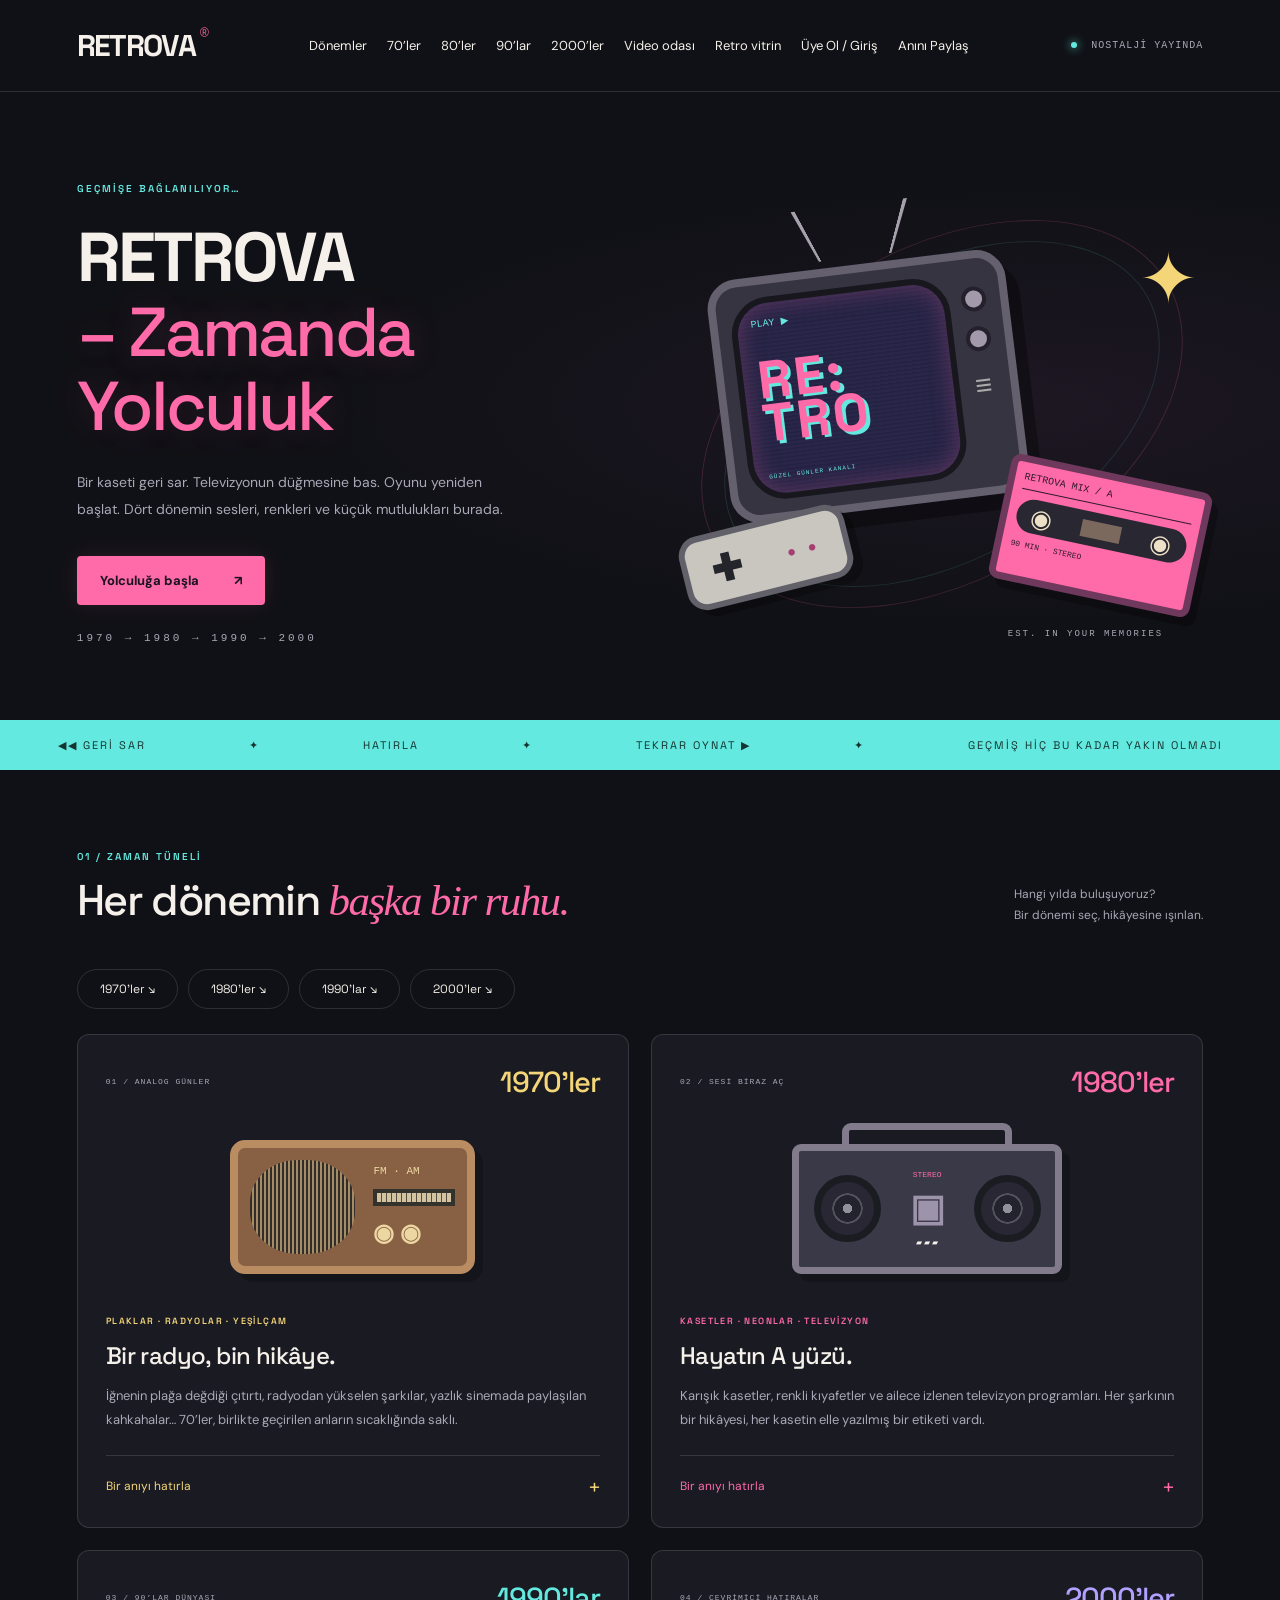
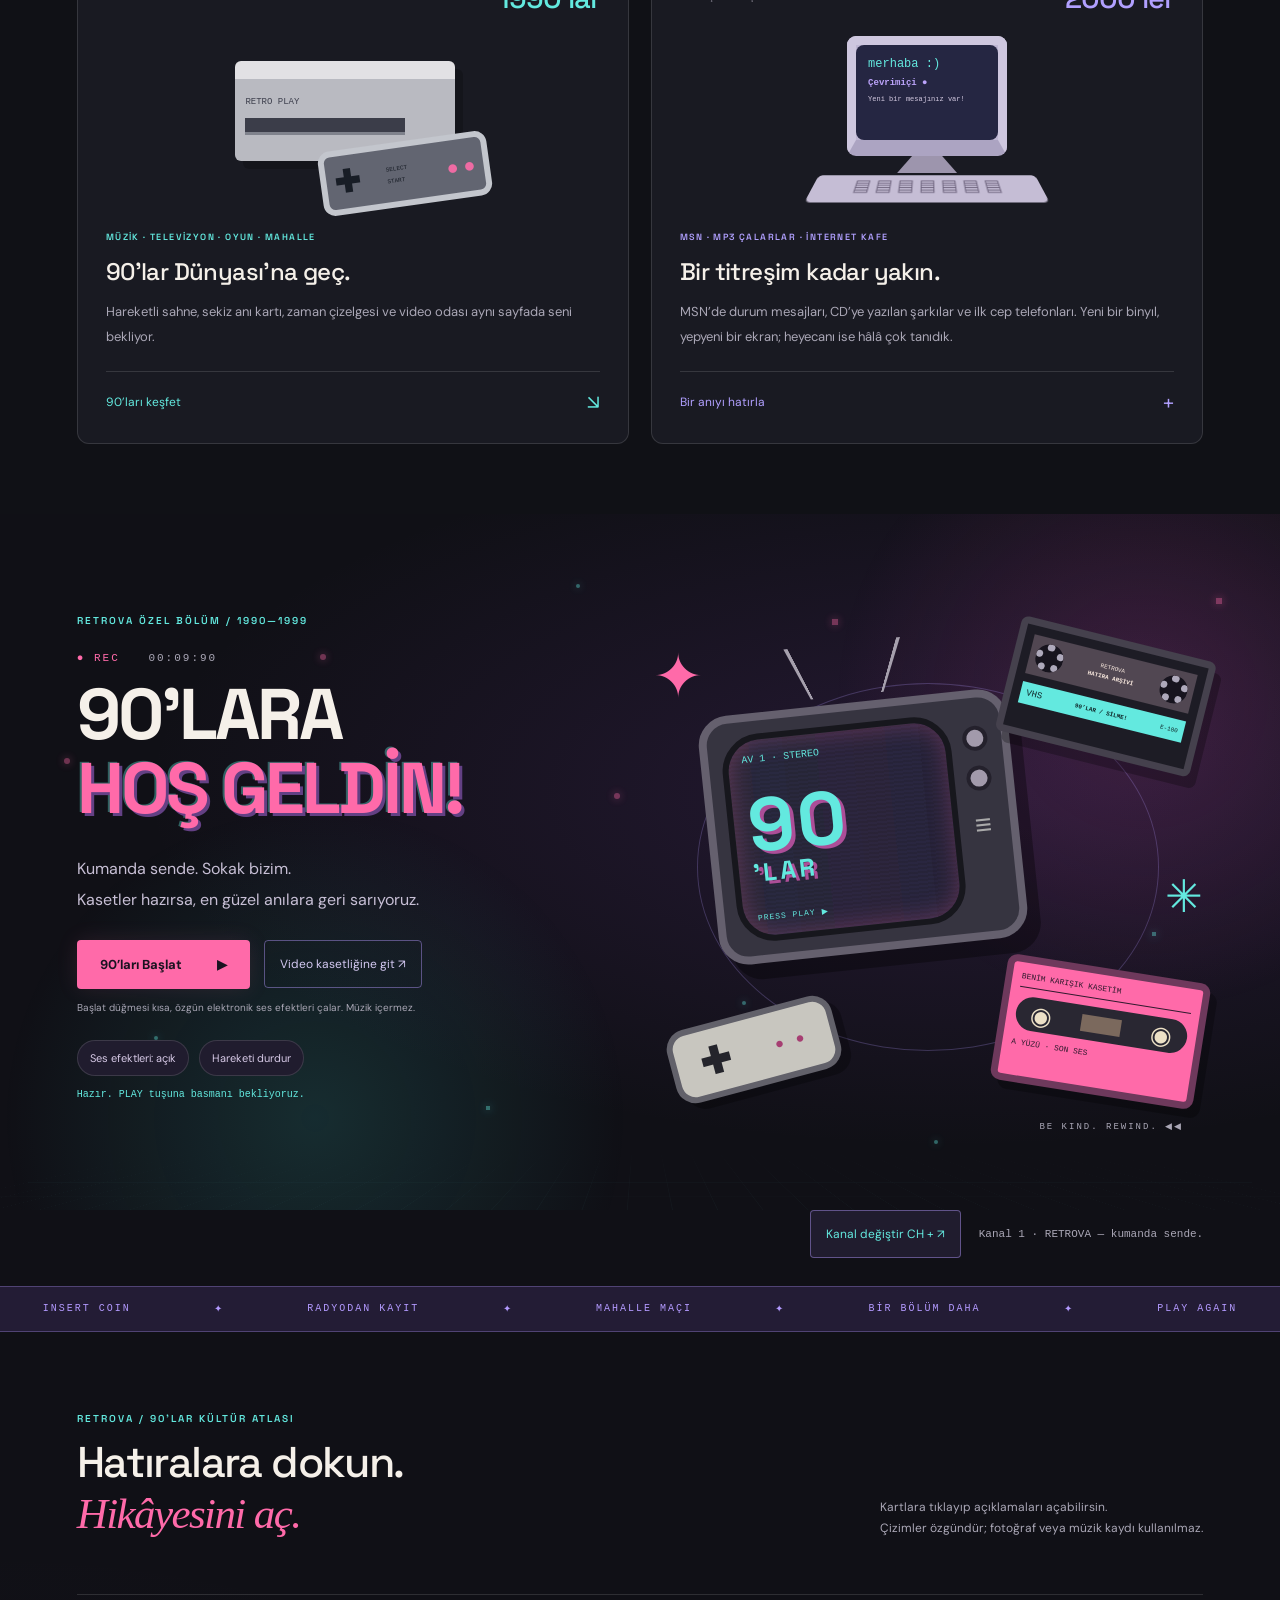
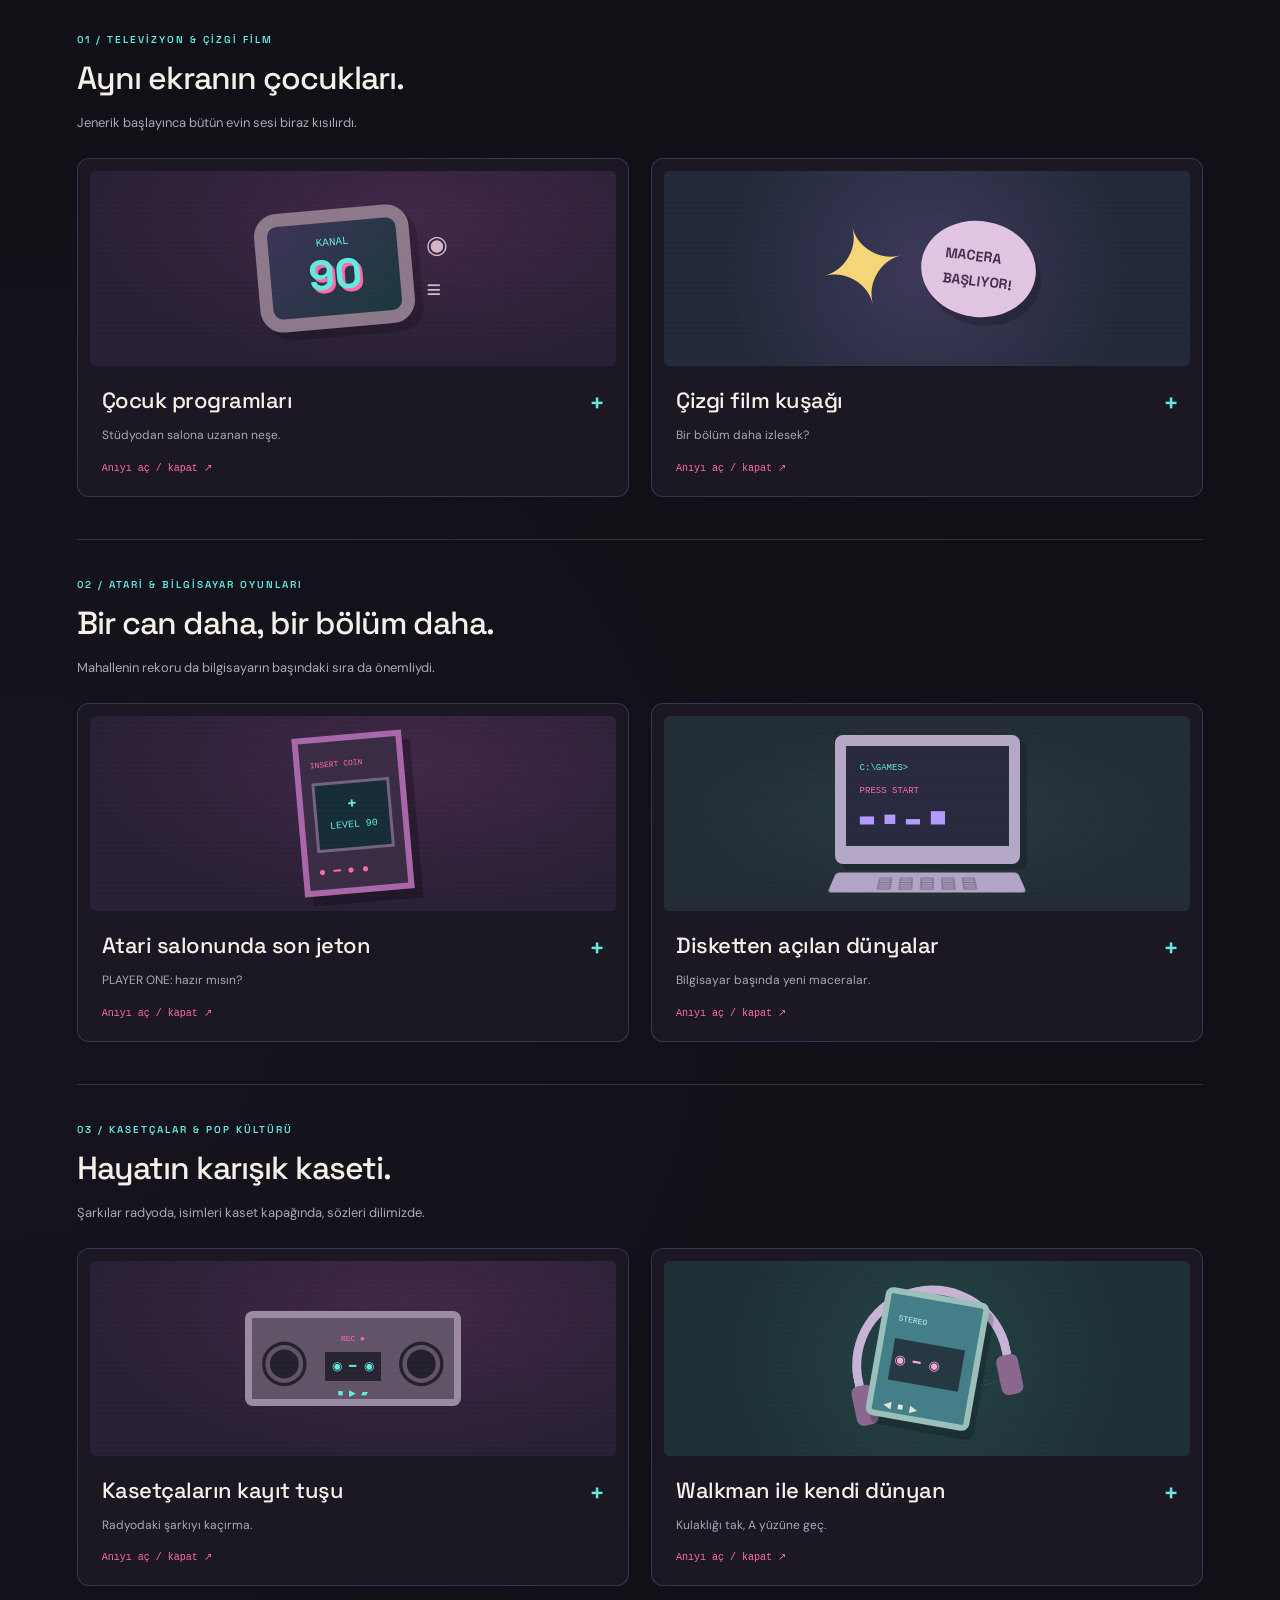
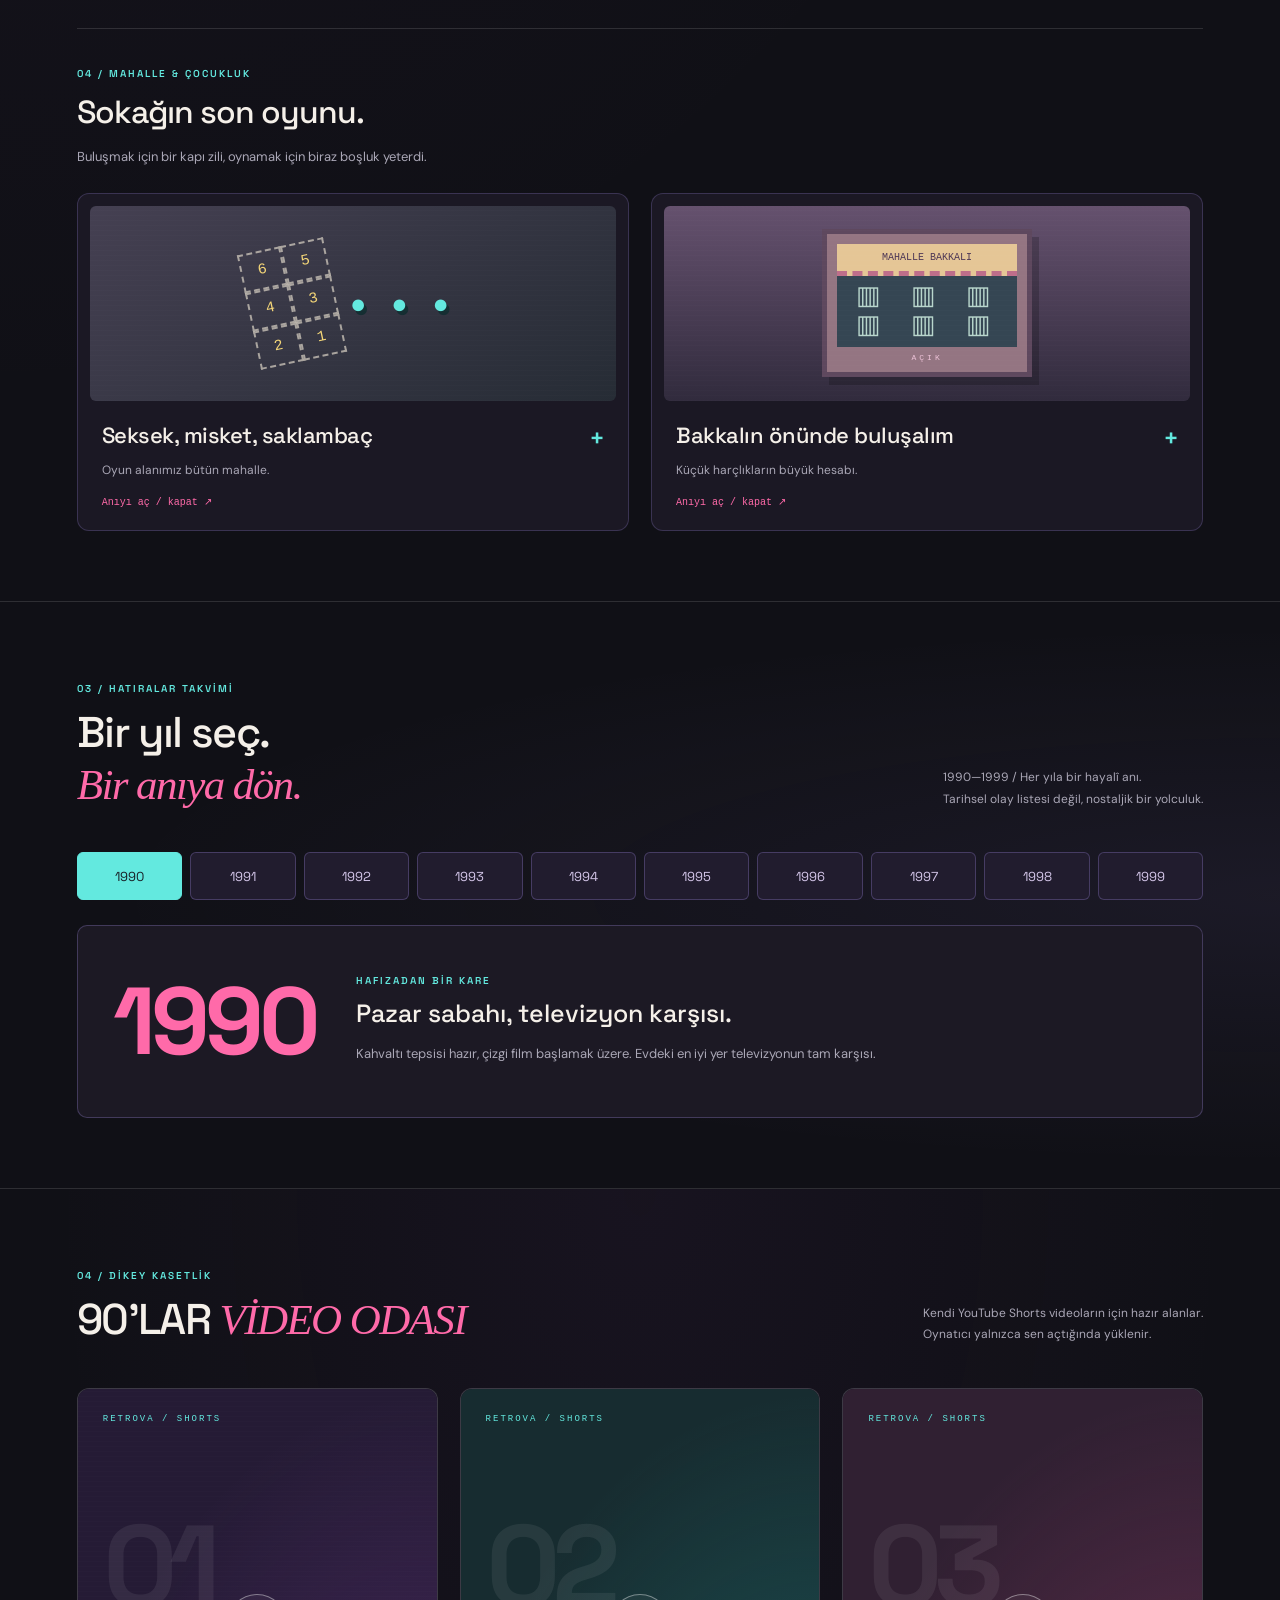
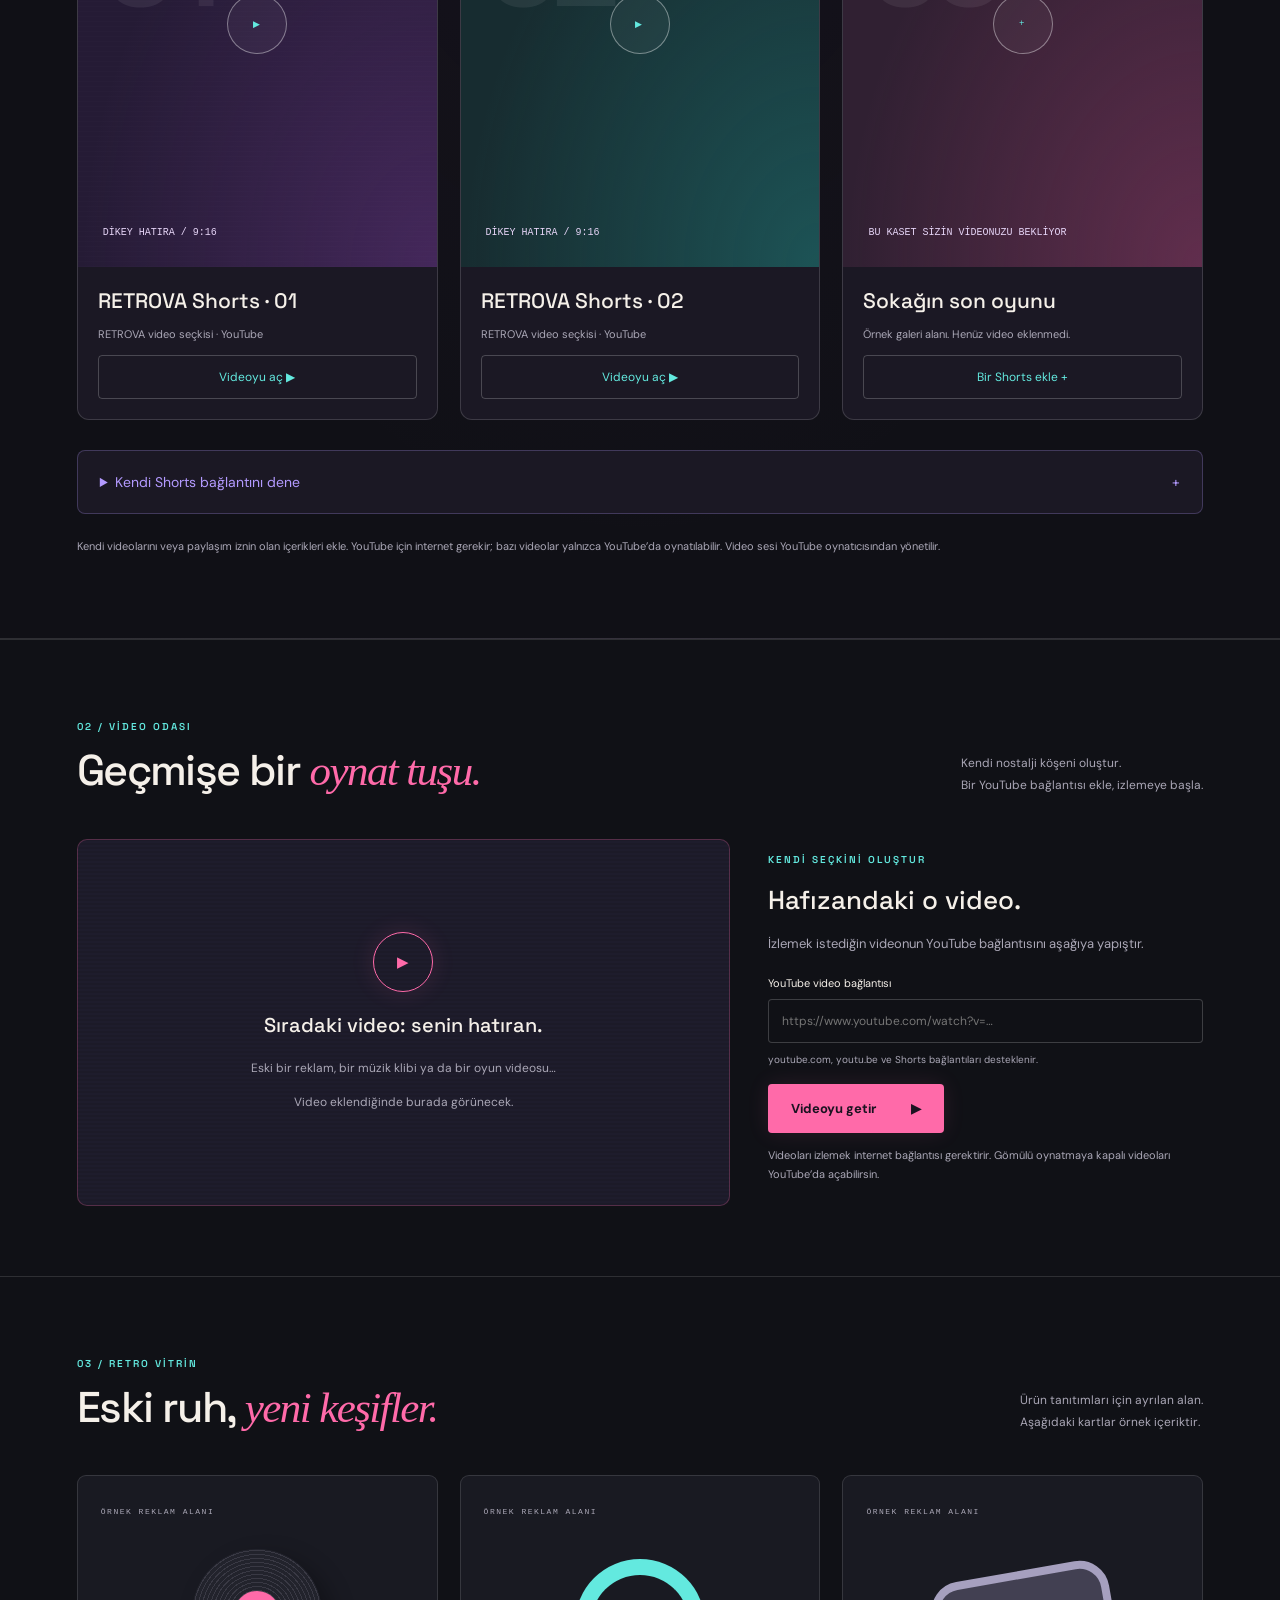
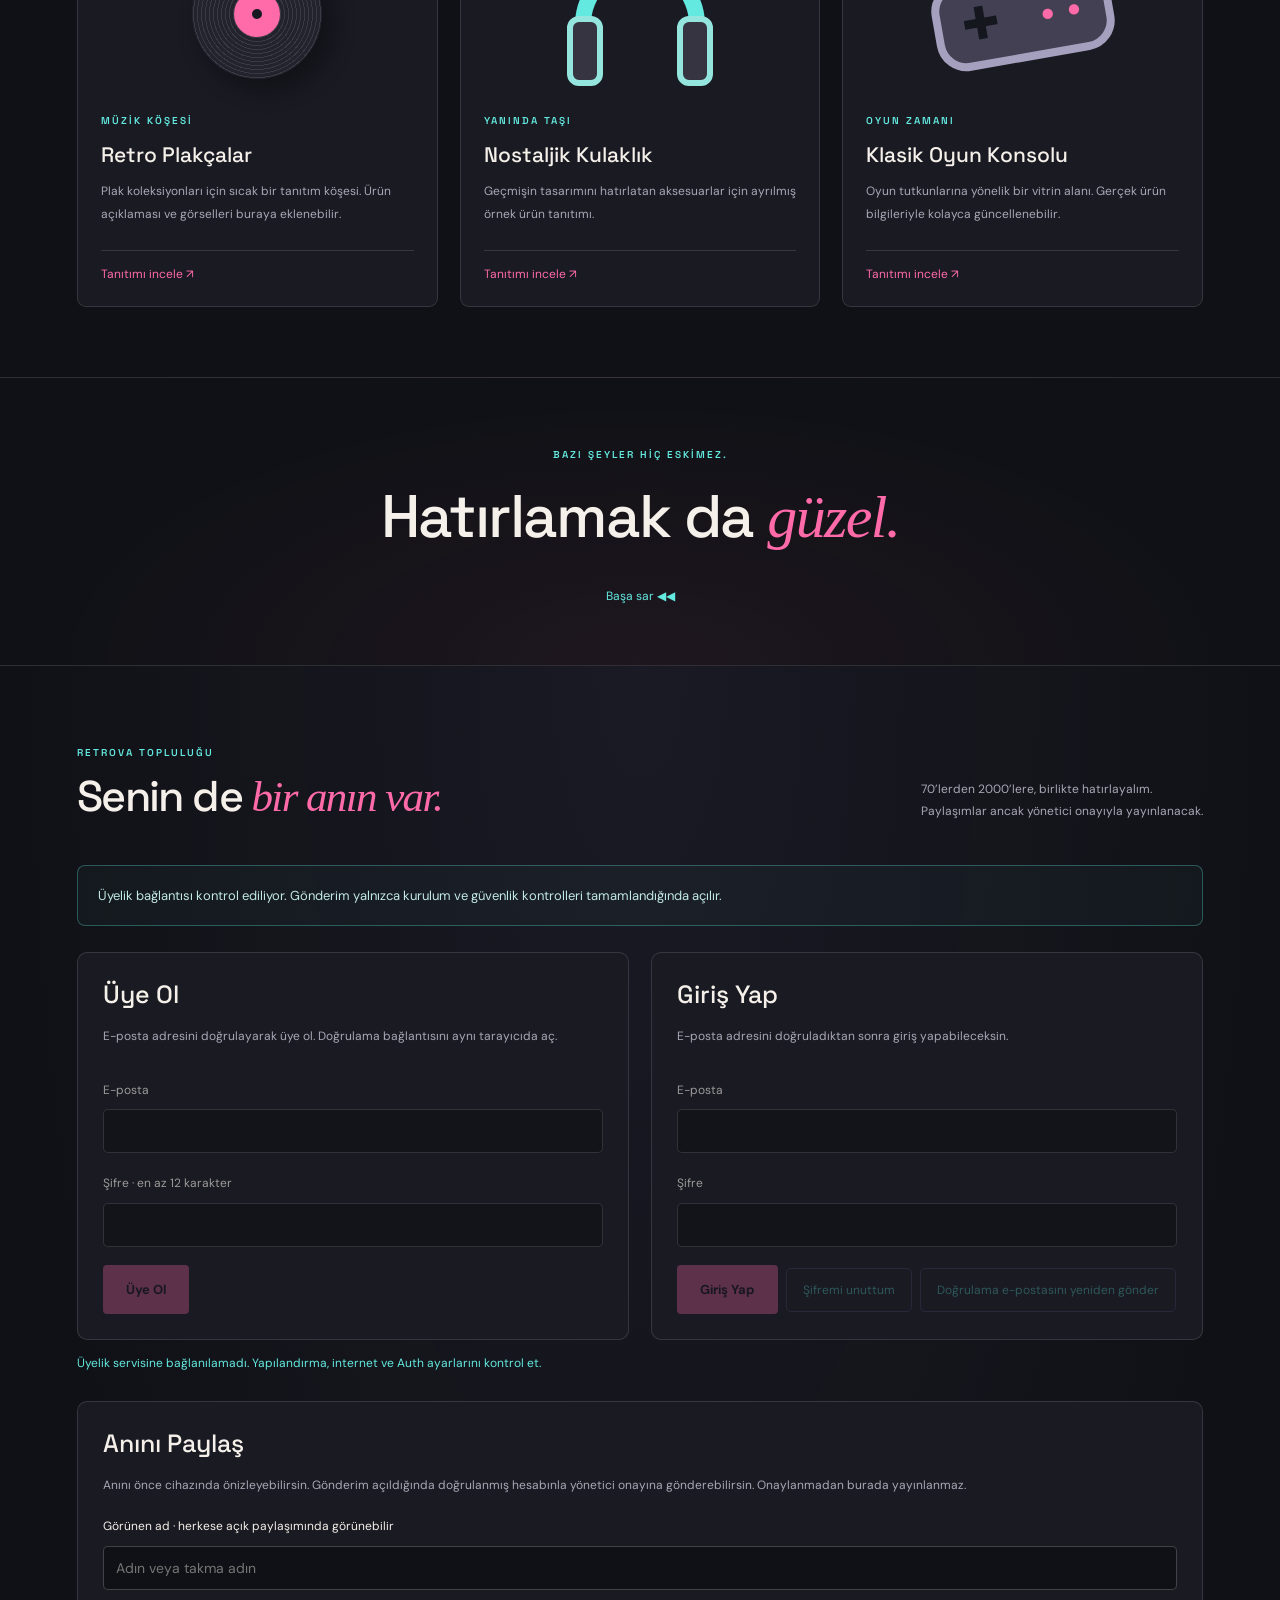
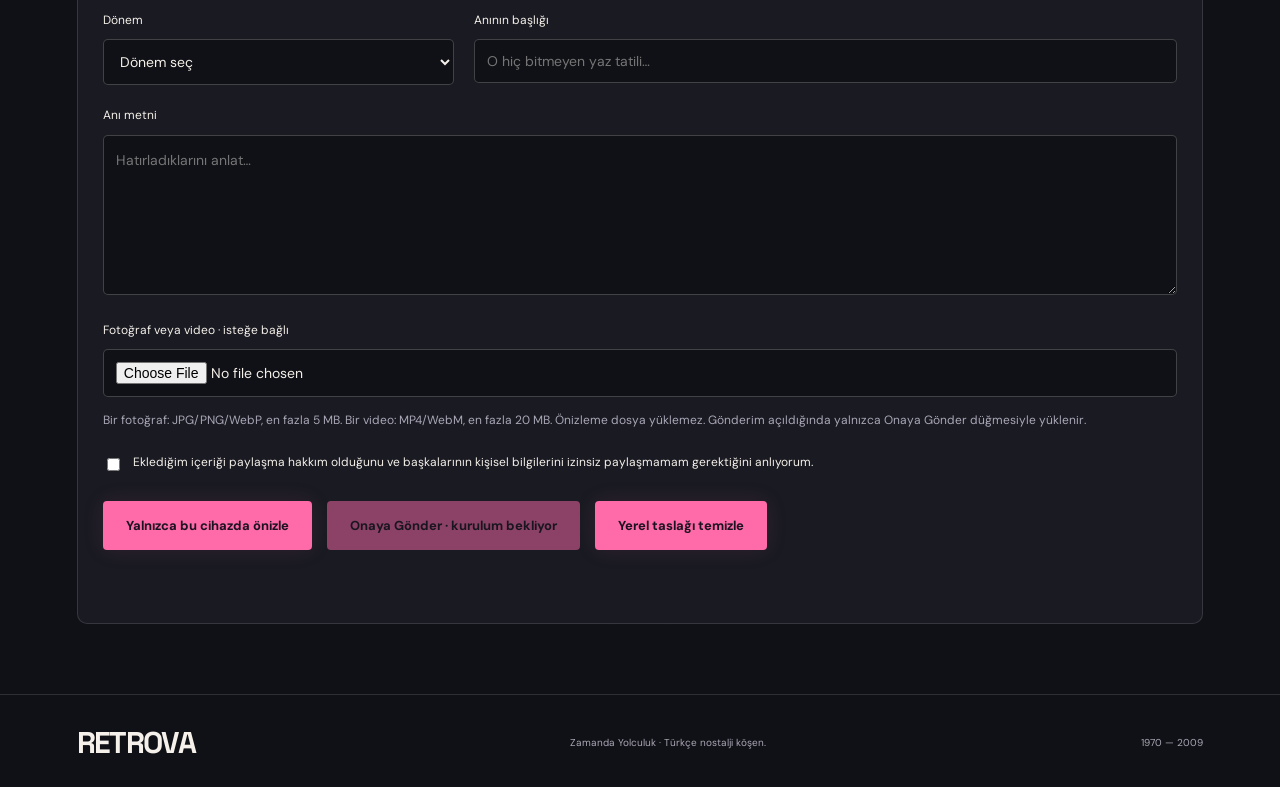
<file: index.html>
<!DOCTYPE html>
<html lang="tr">
<head>
  <meta charset="UTF-8">
  <meta name="viewport" content="width=device-width, initial-scale=1.0">
  <meta name="description" content="RETROVA – Zamanda Yolculuk. 1970’lerden 2000’lere müzik, televizyon, oyun ve teknoloji nostaljisi.">
  <title>RETROVA – Zamanda Yolculuk</title>
  <link rel="stylesheet" href="style.css">
  <link rel="stylesheet" href="90lar.css">
  <script src="script.js" defer></script>
  <script src="90lar.js" defer></script>
  <link rel="stylesheet" href="uyelik.css">
  <script src="supabase-config.js" defer></script>
  <script src="uyelik-core.js" defer></script>
  <script src="uyelik.js" defer></script>
</head>
<body>
  <a class="skip-link" href="#donemler">İçeriğe geç</a>
  <header class="header">
    <a class="logo" href="#baslangic">RETROVA<span>®</span></a>
    <nav aria-label="Ana menü"><a href="#donemler">Dönemler</a><a href="#yetmis">70’ler</a><a href="#seksen">80’ler</a><a href="#dunya90">90’lar</a><a href="#ikibin">2000’ler</a><a href="#video">Video odası</a><a href="#vitrin">Retro vitrin</a><a href="#uyelik">Üye Ol / Giriş</a><a href="#anini-paylas">Anını Paylaş</a></nav>
    <span class="on-air"><i></i> NOSTALJİ YAYINDA</span>
  </header>
  <main>
    <section class="hero" id="baslangic">
      <div class="hero-copy"><p class="eyebrow">GEÇMİŞE BAĞLANILIYOR…</p><h1>RETROVA <span>– Zamanda<br>Yolculuk</span></h1><p class="intro">Bir kaseti geri sar. Televizyonun düğmesine bas. Oyunu yeniden başlat. Dört dönemin sesleri, renkleri ve küçük mutlulukları burada.</p><a class="button primary" href="#donemler">Yolculuğa başla <span>↗</span></a><p class="hero-note">1970 → 1980 → 1990 → 2000</p></div>
      <div class="hero-art" role="img" aria-label="Neon ışıklı retro televizyon, kaset ve oyun kumandası illüstrasyonu">
        <div class="orbit"></div><span class="art-star">✦</span><div class="tv"><div class="antenna"></div><div class="tv-screen"><span>PLAY ▶</span><strong>RE:<br>TRO</strong><small>GÜZEL GÜNLER KANALI</small></div><div class="tv-controls"><i></i><i></i><b>≡</b></div></div><div class="cassette"><span>RETROVA MIX / A</span><div class="tape-reels">◉ <i></i> ◉</div><small>90 MIN · STEREO</small></div><div class="controller"><b>✚</b><span>● ●</span></div><span class="art-label">EST. IN YOUR MEMORIES</span>
      </div>
    </section>
    <div class="marquee" aria-hidden="true"><span>◀◀ GERİ SAR</span>✦<span>HATIRLA</span>✦<span>TEKRAR OYNAT ▶</span>✦<span>GEÇMİŞ HİÇ BU KADAR YAKIN OLMADI</span></div>
    <section class="section" id="donemler"><div class="section-heading"><div><p class="eyebrow">01 / ZAMAN TÜNELİ</p><h2>Her dönemin <em>başka bir ruhu.</em></h2></div><p>Hangi yılda buluşuyoruz?<br>Bir dönemi seç, hikâyesine ışınlan.</p></div>
      <div class="era-nav" aria-label="Döneme git"><a href="#yetmis">1970’ler ↘</a><a href="#seksen">1980’ler ↘</a><a href="#dunya90">1990’lar ↘</a><a href="#ikibin">2000’ler ↘</a></div>
      <div class="era-grid">
        <article class="era-card seventies" id="yetmis"><div class="era-top"><span>01 / ANALOG GÜNLER</span><b>1970’ler</b></div><div class="object radio" role="img" aria-label="Ahşap eski radyo"><div class="radio-speaker"></div><div class="radio-panel"><span>FM · AM</span><i></i><b>◉ ◉</b></div></div><p class="tag">PLAKLAR · RADYOLAR · YEŞİLÇAM</p><h3>Bir radyo, bin hikâye.</h3><p>İğnenin plağa değdiği çıtırtı, radyodan yükselen şarkılar, yazlık sinemada paylaşılan kahkahalar… 70’ler, birlikte geçirilen anların sıcaklığında saklı.</p><button class="memory-button" data-era="70" aria-expanded="false" aria-controls="ani70">Bir anıyı hatırla <span>+</span></button><p class="era-memory" id="ani70" hidden>Radyoda sevdiğin şarkı başlayınca evdeki herkese “Biraz sessiz!” demek…</p></article>
        <article class="era-card eighties" id="seksen"><div class="era-top"><span>02 / SESİ BİRAZ AÇ</span><b>1980’ler</b></div><div class="object boombox" role="img" aria-label="İki hoparlörlü kasetçalar"><div class="boom-handle"></div><i></i><div class="boom-center"><span>STEREO</span><b>▣</b><small>▰ ▰ ▰</small></div><i></i></div><p class="tag">KASETLER · NEONLAR · TELEVİZYON</p><h3>Hayatın A yüzü.</h3><p>Karışık kasetler, renkli kıyafetler ve ailece izlenen televizyon programları. Her şarkının bir hikâyesi, her kasetin elle yazılmış bir etiketi vardı.</p><button class="memory-button" data-era="80" aria-expanded="false" aria-controls="ani80">Bir anıyı hatırla <span>+</span></button><p class="era-memory" id="ani80" hidden>Kasetin sarkan bandını bir kalemle sabırla geri sarmak… Müzik biraz da emekti.</p></article>
        <article class="era-card nineties" id="doksan"><div class="era-top"><span>03 / 90’LAR DÜNYASI</span><b>1990’lar</b></div><div class="object console" role="img" aria-label="Kartuşlu oyun konsolu ve kumandası"><div class="console-body"><span>RETRO PLAY</span><i></i><b>●</b></div><div class="gamepad"><b>✚</b><small>SELECT START</small><span>● ●</span></div></div><p class="tag">MÜZİK · TELEVİZYON · OYUN · MAHALLE</p><h3>90’lar Dünyası’na geç.</h3><p>Hareketli sahne, sekiz anı kartı, zaman çizelgesi ve video odası aynı sayfada seni bekliyor.</p><a class="memory-button" href="#dunya90">90’ları keşfet <span>↘</span></a></article>
        <article class="era-card thousands" id="ikibin"><div class="era-top"><span>04 / ÇEVRİMİÇİ HATIRALAR</span><b>2000’ler</b></div><div class="object computer" role="img" aria-label="Eski masaüstü bilgisayar"><div class="monitor"><div><span>merhaba :)</span><b>Çevrimiçi ●</b><small>Yeni bir mesajınız var!</small></div></div><div class="monitor-foot"></div><div class="keyboard">▤ ▤ ▤ ▤ ▤ ▤ ▤</div></div><p class="tag">MSN · MP3 ÇALARLAR · İNTERNET KAFE</p><h3>Bir titreşim kadar yakın.</h3><p>MSN’de durum mesajları, CD’ye yazılan şarkılar ve ilk cep telefonları. Yeni bir binyıl, yepyeni bir ekran; heyecanı ise hâlâ çok tanıdık.</p><button class="memory-button" data-era="00" aria-expanded="false" aria-controls="ani00">Bir anıyı hatırla <span>+</span></button><p class="era-memory" id="ani00" hidden>Çevrimiçi olmasını beklediğin arkadaşından gelen o ilk titreşim…</p></article>
      </div>
    </section>

    <span id="world90-link" class="n90-anchor" aria-hidden="true"></span><section id="dunya90" class="world90" data-world90 aria-labelledby="welcome90">
    <section class="n90-hero" aria-labelledby="welcome90">
      <div class="n90-grid" aria-hidden="true"></div>
      <div class="n90-lights" aria-hidden="true"><i></i><i></i></div>
      <div class="n90-particles" aria-hidden="true"><i></i><i></i><i></i><i></i><i></i><i></i><i></i><i></i><i></i><i></i><i></i><i></i></div>
      <div class="n90-boot-ring" aria-hidden="true"></div>
      <div class="n90-copy"><p class="eyebrow">RETROVA ÖZEL BÖLÜM / 1990—1999</p><div class="n90-stamp">● REC <span>00:09:90</span></div><h2 id="welcome90">90'LARA<br><span>HOŞ GELDİN!</span></h2><p class="n90-intro">Kumanda sende. Sokak bizim.<br>Kasetler hazırsa, en güzel anılara geri sarıyoruz.</p><div class="n90-actions"><button id="start90" class="button primary">90’ları Başlat <span>▶</span></button><a href="#shorts" class="n90-outline">Video kasetliğine git ↗</a></div><p class="n90-hint">Başlat düğmesi kısa, özgün elektronik ses efektleri çalar. Müzik içermez.</p><div class="n90-controls"><button id="mute90" aria-pressed="false">Ses efektleri: açık</button><button id="motion90" aria-pressed="false">Hareketi durdur</button></div><p id="status90" class="n90-status" role="status">Hazır. PLAY tuşuna basmanı bekliyoruz.</p></div>
      <div class="n90-scene" role="img" aria-label="Neon bir 90’lar köşesi: eski televizyon, VHS, müzik kaseti ve atari kumandası">
        <span class="n90-star n90-star-one">✦</span><span class="n90-star n90-star-two">✳</span>
        <div class="n90-tv tv"><div class="antenna"></div><div class="tv-screen"><span id="channel-label90">AV 1 · STEREO</span><strong>90<span>’LAR</span></strong><small id="screen90">PRESS PLAY ▶</small></div><div class="tv-controls"><i></i><i></i><b>≡</b></div></div>
        <div class="n90-vhs"><div class="n90-vhs-windows"><i></i><span>RETROVA<br><b>HATIRA ARŞİVİ</b></span><i></i></div><div class="n90-vhs-label">VHS <b>90’LAR / SİLME!</b><small>E-180</small></div></div>
        <div class="n90-tape cassette"><span>BENİM KARIŞIK KASETİM</span><div class="tape-reels">◉ <i></i> ◉</div><small>A YÜZÜ · SON SES</small></div>
        <div class="n90-game controller"><b>✚</b><span>● ●</span></div><span class="n90-scene-label">BE KIND. REWIND. ◀◀</span>
      </div>
    </section>
    <div class="n90-channel-controls"><button id="channel90" class="n90-outline" type="button">Kanal değiştir CH + ↗</button><p id="channel-status90" role="status">Kanal 1 · RETROVA — kumanda sende.</p></div>
    <div class="n90-band" aria-hidden="true"><span>INSERT COIN</span>✦<span>RADYODAN KAYIT</span>✦<span>MAHALLE MAÇI</span>✦<span>BİR BÖLÜM DAHA</span>✦<span>PLAY AGAIN</span></div>
    

    <section class="section n90-culture" id="kultur90" aria-labelledby="culture90-title"><span id="anilar" class="n90-anchor" aria-hidden="true"></span><span id="memories90" class="n90-anchor" aria-hidden="true"></span><span id="album" class="n90-anchor" aria-hidden="true"></span><span id="album90" class="n90-anchor" aria-hidden="true"></span><span id="ani90" class="n90-anchor" aria-hidden="true"></span><div class="section-heading"><div><p class="eyebrow">RETROVA / 90’LAR KÜLTÜR ATLASI</p><h2 id="culture90-title">Hatıralara dokun.<br><em>Hikâyesini aç.</em></h2></div><p>Kartlara tıklayıp açıklamaları açabilirsin.<br>Çizimler özgündür; fotoğraf veya müzik kaydı kullanılmaz.</p></div><section class="n90-culture-group" aria-labelledby="culture90-ekran"><p class="eyebrow">01 / TELEVİZYON & ÇİZGİ FİLM</p><h3 id="culture90-ekran">Aynı ekranın çocukları.</h3><p class="n90-culture-intro">Jenerik başlayınca bütün evin sesi biraz kısılırdı.</p><div class="n90-culture-grid"><details class="n90-culture-card"><summary><span class="n90-culture-art culture-tv" aria-hidden="true"><span class="c90-screen">KANAL<br><b>90</b></span><span class="c90-knobs">◉<br>≡</span></span><span class="n90-culture-title">Çocuk programları<span class="n90-culture-plus" aria-hidden="true">+</span></span><span class="n90-culture-caption">Stüdyodan salona uzanan neşe.</span><span class="n90-culture-prompt">Anıyı aç / kapat ↗</span></summary><div class="n90-culture-story"><p>Renkli dekorlar, sunucunun sorduğu sorular ve ekran karşısından verilen cevaplar… Çocuk programları seyretmek kadar katılmak istediğimiz bir buluşmaydı.</p><blockquote>Soru bitmeden cevabı bağıran sen miydin?</blockquote><div class="n90-collected-memory"><p class="eyebrow">ALBÜMDEN KÜÇÜK NOTLAR</p><p>Televizyonun önüne kurulan kahvaltı, jeneriği duyunca salona koşmak, reklam arasında su almaya yetişmek. Kumanda evdeki en kıymetli eşyalardan biriydi.</p><p>Ertesi sabah okulda herkesin aynı sahneyi konuşması. “Dün akşam izledin mi?” ile başlayan dostluklar.</p><p>Bir ekran, bütün aile. Herkesin aynı saatte salonda buluştuğu akşamlar.</p></div></div></details><details class="n90-culture-card"><summary><span class="n90-culture-art culture-cartoon" aria-hidden="true"><span class="c90-cartoon-star">✦</span><span class="c90-cloud">MACERA<br>BAŞLIYOR!</span></span><span class="n90-culture-title">Çizgi film kuşağı<span class="n90-culture-plus" aria-hidden="true">+</span></span><span class="n90-culture-caption">Bir bölüm daha izlesek?</span><span class="n90-culture-prompt">Anıyı aç / kapat ↗</span></summary><div class="n90-culture-story"><p>Kovalamacalar, komik tesadüfler ve her bölümde yeniden başlayan maceralar. Çizgi film saatinde kanepeye yerleşmek, günün en küçük ama en güzel planıydı.</p><blockquote>Jeneriğin ilk notasında televizyona koşmak.</blockquote></div></details></div></section><section class="n90-culture-group" aria-labelledby="culture90-oyun"><p class="eyebrow">02 / ATARİ & BİLGİSAYAR OYUNLARI</p><h3 id="culture90-oyun">Bir can daha, bir bölüm daha.</h3><p class="n90-culture-intro">Mahallenin rekoru da bilgisayarın başındaki sıra da önemliydi.</p><div class="n90-culture-grid"><details class="n90-culture-card"><summary><span class="n90-culture-art culture-arcade" aria-hidden="true"><span class="c90-cabinet"><small>INSERT COIN</small><b>✚<br>LEVEL 90</b><i>● ━ ● ●</i></span></span><span class="n90-culture-title">Atari salonunda son jeton<span class="n90-culture-plus" aria-hidden="true">+</span></span><span class="n90-culture-caption">PLAYER ONE: hazır mısın?</span><span class="n90-culture-prompt">Anıyı aç / kapat ↗</span></summary><div class="n90-culture-story"><p>Dövüş, yarış ve platform oyunları; düğmelerin sesi ve oyuncunun arkasında toplanan arkadaşlar. Tek bir jetonla daha uzun oynamak başlı başına bir beceriydi.</p><blockquote>Rekor tablosuna üç harfini bırakmak.</blockquote><div class="n90-collected-memory"><p class="eyebrow">ALBÜMDEN KÜÇÜK NOTLAR</p><p>Ataride yan yana oturmak, ikinci kumandayı kapmak, bölüm geçince sevinmek. Kaybeden sırasını verirdi ama bir el daha istemek her zaman serbestti.</p><p>Oyunu kaydetmek yok. Akşam yemeğine kadar son bölüme yetişmek var. “Kapatma, daha bitirmedim!”</p><p>Rekor kimin? Oyuncunun arkasında toplanıp son canı izlemek.</p><p>Ataride sıra beklemek, okulda taso değiştirmek, sokakta hava kararana kadar oynamak. 90’lar; arkadaşlığın, çizgi filmlerin ve hiç bitmesin istenen yazların dönemi.</p><p>Oyun açılmadığında kartuşu çıkarıp yeniden takmak ve bu kez çalışmasını umut etmek…</p></div></div></details><details class="n90-culture-card"><summary><span class="n90-culture-art culture-pc" aria-hidden="true"><span class="c90-monitor"><small>C:\GAMES&gt;</small><b>PRESS START</b><i>▃ ▄ ▂ ▅</i></span><span class="c90-keys">▤ ▤ ▤ ▤ ▤</span></span><span class="n90-culture-title">Disketten açılan dünyalar<span class="n90-culture-plus" aria-hidden="true">+</span></span><span class="n90-culture-caption">Bilgisayar başında yeni maceralar.</span><span class="n90-culture-prompt">Anıyı aç / kapat ↗</span></summary><div class="n90-culture-story"><p>Klavyeyle yön bulduğumuz platformlar, bulmacalar ve strateji oyunları. Bazen bir oyunu açmayı öğrenmek de oyunun kendisi kadar merak uyandırırdı.</p><blockquote>“Bir dakika, kaydedip çıkıyorum!”</blockquote></div></details></div></section><section class="n90-culture-group" aria-labelledby="culture90-muzik"><p class="eyebrow">03 / KASETÇALAR & POP KÜLTÜRÜ</p><h3 id="culture90-muzik">Hayatın karışık kaseti.</h3><p class="n90-culture-intro">Şarkılar radyoda, isimleri kaset kapağında, sözleri dilimizde.</p><div class="n90-culture-grid"><details class="n90-culture-card"><summary><span class="n90-culture-art culture-boom" aria-hidden="true"><span class="c90-speaker">◉</span><span class="c90-cassette"><small>REC ●</small><b>◉ ━ ◉</b><i>■ ▶ ▰</i></span><span class="c90-speaker">◉</span></span><span class="n90-culture-title">Kasetçaların kayıt tuşu<span class="n90-culture-plus" aria-hidden="true">+</span></span><span class="n90-culture-caption">Radyodaki şarkıyı kaçırma.</span><span class="n90-culture-prompt">Anıyı aç / kapat ↗</span></summary><div class="n90-culture-story"><p>Türkçe pop şarkıları radyodan odalara yayılır, sevilen parçalar karışık kasetlerde buluşurdu. Boş kasete kayıt almak ve kapağa şarkı sırası yazmak kişisel bir müzik arşivi hazırlamaktı.</p><blockquote>Araya sunucunun sesi girmese keşke!</blockquote><div class="n90-collected-memory"><p class="eyebrow">ALBÜMDEN KÜÇÜK NOTLAR</p><p>Radyodaki şarkının başını kaçırmamak, kasete isim yazmak, walkman’in pilini idareli kullanmak… Bir karışık kaset, bazen söylenemeyen her şeydi.</p><p>En sevdiğin şarkının bittiği yeri ezbere bilmek. Sonra aynı şarkı için yine başa dönmek.</p><p>Üzerine kayıt yapma! Etiketi el yazısıyla doldurulmuş bir kaset kutusu.</p></div></div></details><details class="n90-culture-card"><summary><span class="n90-culture-art culture-walk" aria-hidden="true"><span class="c90-headphones"></span><span class="c90-walkman"><small>STEREO</small><b>◉ ━ ◉</b><i>◀ ■ ▶</i></span></span><span class="n90-culture-title">Walkman ile kendi dünyan<span class="n90-culture-plus" aria-hidden="true">+</span></span><span class="n90-culture-caption">Kulaklığı tak, A yüzüne geç.</span><span class="n90-culture-prompt">Anıyı aç / kapat ↗</span></summary><div class="n90-culture-story"><p>Taşınabilir kasetçalarla yolculuklar bir başka gelirdi. Pilini idareli kullanmak, kaseti çevirmek ve bir arkadaşla kulaklık paylaşmak müziğin etrafındaki küçük ritüellerdi.</p><blockquote>Bu köşede kayıtlı müzik çalmaz; anılar yeter.</blockquote><div class="n90-collected-memory"><p class="eyebrow">ALBÜMDEN KÜÇÜK NOTLAR</p><p>Yol boyunca A yüzü. Kulaklık takılınca kendine ait bir dünya başlardı.</p></div></div></details></div></section><section class="n90-culture-group" aria-labelledby="culture90-mahalle"><p class="eyebrow">04 / MAHALLE & ÇOCUKLUK</p><h3 id="culture90-mahalle">Sokağın son oyunu.</h3><p class="n90-culture-intro">Buluşmak için bir kapı zili, oynamak için biraz boşluk yeterdi.</p><div class="n90-culture-grid"><details class="n90-culture-card"><summary><span class="n90-culture-art culture-hop" aria-hidden="true"><span class="c90-hop-grid"><i>6</i><i>5</i><i>4</i><i>3</i><i>2</i><i>1</i></span><span class="c90-marbles">● ● ●</span></span><span class="n90-culture-title">Seksek, misket, saklambaç<span class="n90-culture-plus" aria-hidden="true">+</span></span><span class="n90-culture-caption">Oyun alanımız bütün mahalle.</span><span class="n90-culture-prompt">Anıyı aç / kapat ↗</span></summary><div class="n90-culture-story"><p>Tebeşirle çizilen kareler, avuçta ısınan misketler ve akşamüstüne uzayan saklambaç. Oyun kuralları bazen tartışılırdı ama ertesi gün yine aynı yerde buluşulurdu.</p><blockquote>Bir kişi daha gelirse takımlar tamam!</blockquote><div class="n90-collected-memory"><p class="eyebrow">ALBÜMDEN KÜÇÜK NOTLAR</p><p>Tasolar ceplerde, misketler avuçta. İki taşla kurulan kaleler, tebeşirle çizilen seksekler. Birini bulmak için çevrimiçi olmasına gerek yoktu.</p><p>Pencereden adın seslenene kadar oyun. Eve dönerken verilen son söz: “Yarın yine aynı saatte!”</p><p>Çizgiyi geçmek yok! Bir tebeşir, birkaç misket ve kocaman bir oyun alanı.</p></div></div></details><details class="n90-culture-card"><summary><span class="n90-culture-art culture-shop" aria-hidden="true"><span class="c90-shop"><small>MAHALLE BAKKALI</small><b>▥ ▥ ▥<br>▥ ▥ ▥</b><i>AÇIK</i></span></span><span class="n90-culture-title">Bakkalın önünde buluşalım<span class="n90-culture-plus" aria-hidden="true">+</span></span><span class="n90-culture-caption">Küçük harçlıkların büyük hesabı.</span><span class="n90-culture-prompt">Anıyı aç / kapat ↗</span></summary><div class="n90-culture-story"><p>Raflara bakıp seçim yapmak, arkadaşını dükkânın önünde beklemek ve alışverişten eve dönerken oyuna biraz daha katılmak. Mahalle bakkalı, sokağın tanıdık duraklarından biriydi.</p><blockquote>Bir şeker seçmek neden bu kadar zordu?</blockquote><div class="n90-collected-memory"><p class="eyebrow">ALBÜMDEN KÜÇÜK NOTLAR</p><p>Yarın yine burada. Kapı önündeki sohbetler ve eve dönüş saatleri.</p></div></div></details></div></section></section>
    
    <section class="section n90-timeline" id="zaman" aria-labelledby="timeline90"><div class="section-heading"><div><p class="eyebrow">03 / HATIRALAR TAKVİMİ</p><h2 id="timeline90">Bir yıl seç.<br><em>Bir anıya dön.</em></h2></div><p>1990—1999 / Her yıla bir hayalî anı.<br>Tarihsel olay listesi değil, nostaljik bir yolculuk.</p></div>
      <div class="n90-years" role="group" aria-label="Anı yılı seç"><button type="button" data-year90="1990" aria-pressed="true">1990</button><button type="button" data-year90="1991" aria-pressed="false">1991</button><button type="button" data-year90="1992" aria-pressed="false">1992</button><button type="button" data-year90="1993" aria-pressed="false">1993</button><button type="button" data-year90="1994" aria-pressed="false">1994</button><button type="button" data-year90="1995" aria-pressed="false">1995</button><button type="button" data-year90="1996" aria-pressed="false">1996</button><button type="button" data-year90="1997" aria-pressed="false">1997</button><button type="button" data-year90="1998" aria-pressed="false">1998</button><button type="button" data-year90="1999" aria-pressed="false">1999</button></div>
      <article class="n90-year-story" aria-live="polite" aria-atomic="true"><span id="year-number90">1990</span><div><p class="eyebrow">HAFIZADAN BİR KARE</p><h3 id="year-title90">Pazar sabahı, televizyon karşısı.</h3><p id="year-copy90">Kahvaltı tepsisi hazır, çizgi film başlamak üzere. Evdeki en iyi yer televizyonun tam karşısı.</p></div></article>
    </section>
    <section class="section n90-gallery" id="shorts" aria-labelledby="shorts90"><div class="section-heading"><div><p class="eyebrow">04 / DİKEY KASETLİK</p><h2 id="shorts90">90'LAR <em>VİDEO ODASI</em></h2></div><p>Kendi YouTube Shorts videoların için hazır alanlar.<br>Oynatıcı yalnızca sen açtığında yüklenir.</p></div>
      <div id="shorts-grid" class="n90-shorts-grid"></div>
      <noscript><p>Video galerisini kullanmak için JavaScript’i etkinleştir. Anıları okumaya devam edebilirsin.</p></noscript>
      <details class="n90-editor"><summary>Kendi Shorts bağlantını dene <span>+</span></summary><p>Eklediklerin yalnızca bu tarayıcıda saklanır; herkese açık galeriye gönderilmez. Kalıcı site seçkisi için <code>90lar.js</code> dosyasındaki <code>RETROVA_SHORTS</code> listesini düzenleyebilirsin.</p><form id="shorts-form"><div><label for="shorts-title">Video başlığı</label><input id="shorts-title" maxlength="70" placeholder="Örneğin: Mahalle maçına dönüş" required></div><div><label for="shorts-url">YouTube Shorts bağlantısı</label><input id="shorts-url" type="url" placeholder="https://www.youtube.com/shorts/…" required></div><button class="button primary" type="submit">Kasetliğime ekle +</button></form><p id="shorts-status" role="status"></p><button id="clear-shorts" class="n90-text-button" type="button">Bu tarayıcıya eklediğim videoları temizle</button></details>
      <p class="n90-gallery-note">Kendi videolarını veya paylaşım iznin olan içerikleri ekle. YouTube için internet gerekir; bazı videolar yalnızca YouTube’da oynatılabilir. Video sesi YouTube oynatıcısından yönetilir.</p>
    </section>
    
  
<dialog id="shorts-dialog" class="n90-dialog" aria-labelledby="shorts-dialog-title"><button class="dialog-close" id="close-shorts" aria-label="Videoyu kapat">✕</button><h2 id="shorts-dialog-title">RETROVA Shorts</h2><div id="shorts-player" class="n90-player"></div><p id="shorts-playback-help">Oynatmak için bu penceredeki YouTube oynatıcısının ▶ düğmesine bas. Yerleştirme engellenirse aşağıdaki bağlantıyla ilgili Shorts videosunu doğrudan YouTube’da izleyebilirsin.</p><a id="shorts-external" class="text-link" target="_blank" rel="noopener noreferrer">Oynatılmıyorsa bu Shorts videosunu YouTube’da izle ↗</a></dialog>
    </section>
    <section class="video-section section" id="video"><div class="section-heading"><div><p class="eyebrow">02 / VİDEO ODASI</p><h2>Geçmişe bir <em>oynat tuşu.</em></h2></div><p>Kendi nostalji köşeni oluştur.<br>Bir YouTube bağlantısı ekle, izlemeye başla.</p></div><div class="video-layout"><div class="video-stage" id="video-stage"><div class="video-placeholder"><span class="play-symbol">▶</span><h3>Sıradaki video: senin hatıran.</h3><p>Eski bir reklam, bir müzik klibi ya da bir oyun videosu…</p><small>Video eklendiğinde burada görünecek.</small></div></div><div class="video-settings"><span class="tag">KENDİ SEÇKİNİ OLUŞTUR</span><h3>Hafızandaki o video.</h3><p>İzlemek istediğin videonun YouTube bağlantısını aşağıya yapıştır.</p><form id="video-form"><label for="video-url">YouTube video bağlantısı</label><input type="url" id="video-url" placeholder="https://www.youtube.com/watch?v=…" required aria-describedby="video-help video-message"><small id="video-help">youtube.com, youtu.be ve Shorts bağlantıları desteklenir.</small><button class="button primary" type="submit">Videoyu getir <span>▶</span></button></form><p id="video-message" role="status" class="form-message"></p><p class="video-info">Videoları izlemek internet bağlantısı gerektirir. Gömülü oynatmaya kapalı videoları YouTube’da açabilirsin.</p><a id="youtube-link" class="text-link" hidden target="_blank" rel="noopener noreferrer">YouTube’da aç ↗</a></div></div></section>
    <section class="section" id="vitrin"><div class="section-heading"><div><p class="eyebrow">03 / RETRO VİTRİN</p><h2>Eski ruh, <em>yeni keşifler.</em></h2></div><p>Ürün tanıtımları için ayrılan alan.<br>Aşağıdaki kartlar örnek içeriktir.</p></div><div class="products"><article class="product"><span class="ad-label">ÖRNEK REKLAM ALANI</span><div class="product-art vinyl" aria-hidden="true"><i></i></div><span class="tag">MÜZİK KÖŞESİ</span><h3>Retro Plakçalar</h3><p>Plak koleksiyonları için sıcak bir tanıtım köşesi. Ürün açıklaması ve görselleri buraya eklenebilir.</p><button class="product-button" data-product="Retro Plakçalar">Tanıtımı incele ↗</button></article><article class="product"><span class="ad-label">ÖRNEK REKLAM ALANI</span><div class="product-art headphones" aria-hidden="true"><i></i><b></b></div><span class="tag">YANINDA TAŞI</span><h3>Nostaljik Kulaklık</h3><p>Geçmişin tasarımını hatırlatan aksesuarlar için ayrılmış örnek ürün tanıtımı.</p><button class="product-button" data-product="Nostaljik Kulaklık">Tanıtımı incele ↗</button></article><article class="product"><span class="ad-label">ÖRNEK REKLAM ALANI</span><div class="product-art mini-game" aria-hidden="true"><span>✚</span><b>● ●</b></div><span class="tag">OYUN ZAMANI</span><h3>Klasik Oyun Konsolu</h3><p>Oyun tutkunlarına yönelik bir vitrin alanı. Gerçek ürün bilgileriyle kolayca güncellenebilir.</p><button class="product-button" data-product="Klasik Oyun Konsolu">Tanıtımı incele ↗</button></article></div></section>
    <section class="closing"><p class="eyebrow">BAZI ŞEYLER HİÇ ESKİMEZ.</p><h2>Hatırlamak da <em>güzel.</em></h2><a href="#baslangic">Başa sar ◀◀</a></section>
    

<section class="section community-retrova" id="uyelik" aria-labelledby="community-title-heading">
<div class="section-heading"><div><p class="eyebrow">RETROVA TOPLULUĞU</p><h2 id="community-title-heading">Senin de <em>bir anın var.</em></h2></div><p>70’lerden 2000’lere, birlikte hatırlayalım.<br>Paylaşımlar ancak yönetici onayıyla yayınlanacak.</p></div>
<p id="community-notice" class="community-notice" role="status">Üyelik bağlantısı kontrol ediliyor. Gönderim yalnızca kurulum ve güvenlik kontrolleri tamamlandığında açılır.</p>
<div class="community-auth-grid">
<section class="community-panel" aria-labelledby="community-signup-heading"><h3 id="community-signup-heading">Üye Ol</h3><p>E-posta adresini doğrulayarak üye ol. Doğrulama bağlantısını aynı tarayıcıda aç.</p><form id="community-signup"><fieldset id="community-signup-fields" disabled><label for="community-signup-email">E-posta</label><input type="email" id="community-signup-email" name="email" autocomplete="email" required maxlength="254"><label for="community-signup-password">Şifre · en az 12 karakter</label><input type="password" id="community-signup-password" name="password" autocomplete="new-password" minlength="12" maxlength="128" required><button class="button primary" type="submit">Üye Ol</button></fieldset></form></section>
<section class="community-panel" aria-labelledby="community-login-heading"><h3 id="community-login-heading">Giriş Yap</h3><p>E-posta adresini doğruladıktan sonra giriş yapabileceksin.</p><form id="community-login"><fieldset id="community-login-fields" disabled><label for="community-login-email">E-posta</label><input type="email" id="community-login-email" name="email" autocomplete="username" required maxlength="254"><label for="community-login-password">Şifre</label><input type="password" id="community-login-password" name="password" autocomplete="current-password" required maxlength="128"><button class="button primary" type="submit">Giriş Yap</button><button class="community-secondary" id="community-forgot" type="button">Şifremi unuttum</button><button class="community-secondary" id="community-resend" type="button">Doğrulama e-postasını yeniden gönder</button></fieldset></form></section></div>
<form id="community-recovery" class="community-panel" hidden><h3>Yeni şifre belirle</h3><p>Yeni şifreni iki kez yaz. Bağlantıyı yenilediysen veya kapattıysan yeni bir şifre yenileme bağlantısı istemen gerekebilir.</p><fieldset id="community-recovery-fields" disabled><label for="community-new-password">Yeni şifre · en az 12 karakter</label><input id="community-new-password" type="password" autocomplete="new-password" minlength="12" maxlength="128" required><label for="community-new-password-confirm">Yeni şifre tekrar</label><input id="community-new-password-confirm" type="password" autocomplete="new-password" minlength="12" maxlength="128" required><button class="button primary" type="submit">Şifreyi Güncelle</button></fieldset></form><div id="community-session" hidden><p id="community-session-label"></p><button id="community-signout" type="button" class="button primary">Çıkış Yap</button></div><p id="community-auth-status" class="community-status" role="status"></p>
<section class="community-panel community-share" id="anini-paylas" aria-labelledby="community-share-heading"><h3 id="community-share-heading">Anını Paylaş</h3><p>Anını önce cihazında önizleyebilirsin. Gönderim açıldığında doğrulanmış hesabınla yönetici onayına gönderebilirsin. Onaylanmadan burada yayınlanmaz.</p>
<form id="community-draft"><label for="community-author">Görünen ad · herkese açık paylaşımında görünebilir</label><input id="community-author" maxlength="80" required autocomplete="nickname" placeholder="Adın veya takma adın"><div class="community-fields"><div><label for="community-era">Dönem</label><select id="community-era" required><option value="">Dönem seç</option value="1970">70’ler</option><option value="1980">80’ler</option><option value="1990">90’lar</option><option value="2000">2000’ler</option></select></div><div><label for="community-title">Anının başlığı</label><input id="community-title" maxlength="120" required placeholder="O hiç bitmeyen yaz tatili…"></div></div><label for="community-body">Anı metni</label><textarea id="community-body" maxlength="5000" required placeholder="Hatırladıklarını anlat…"></textarea><label for="community-file">Fotoğraf veya video · isteğe bağlı</label><input id="community-file" type="file" accept="image/jpeg,image/png,image/webp,video/mp4,video/webm" aria-describedby="community-file-help"><p id="community-file-help" class="community-help">Bir fotoğraf: JPG/PNG/WebP, en fazla 5 MB. Bir video: MP4/WebM, en fazla 20 MB. Önizleme dosya yüklemez. Gönderim açıldığında yalnızca Onaya Gönder düğmesiyle yüklenir.</p><label class="community-check"><input id="community-permission" type="checkbox" required><span>Eklediğim içeriği paylaşma hakkım olduğunu ve başkalarının kişisel bilgilerini izinsiz paylaşmamam gerektiğini anlıyorum.</span></label><div class="community-actions"><button id="community-preview-button" type="submit" class="button primary">Yalnızca bu cihazda önizle</button><button type="button" class="button primary" id="community-send" disabled>Onaya Gönder · kurulum bekliyor</button><button type="button" class="button primary" id="community-clear">Yerel taslağı temizle</button></div></form><p id="community-draft-status" class="community-status" role="status"></p><article id="community-preview" class="community-preview" aria-label="Gönderilmemiş yerel anı önizlemesi" hidden></article></section>
</section>
  </main>
  <footer><a href="#baslangic" class="logo">RETROVA</a><p>Zamanda Yolculuk · Türkçe nostalji köşen.</p><span>1970 — 2009</span></footer>
  <dialog id="product-dialog"><button class="dialog-close" aria-label="Tanıtımı kapat">✕</button><p class="eyebrow">ÖRNEK ÜRÜN TANITIMI</p><h2 id="product-title"></h2><p>Bu kart, reklam bölümünün nasıl görüneceğini göstermek için hazırlanmıştır. Gerçek bir satış veya sponsor bağlantısı içermez.</p><p>Ürün fotoğrafı, açıklama, fiyat ve mağaza bağlantısı bu alana eklenebilir.</p><button class="button primary dialog-done">Tamam</button></dialog>
</body></html>
</file>
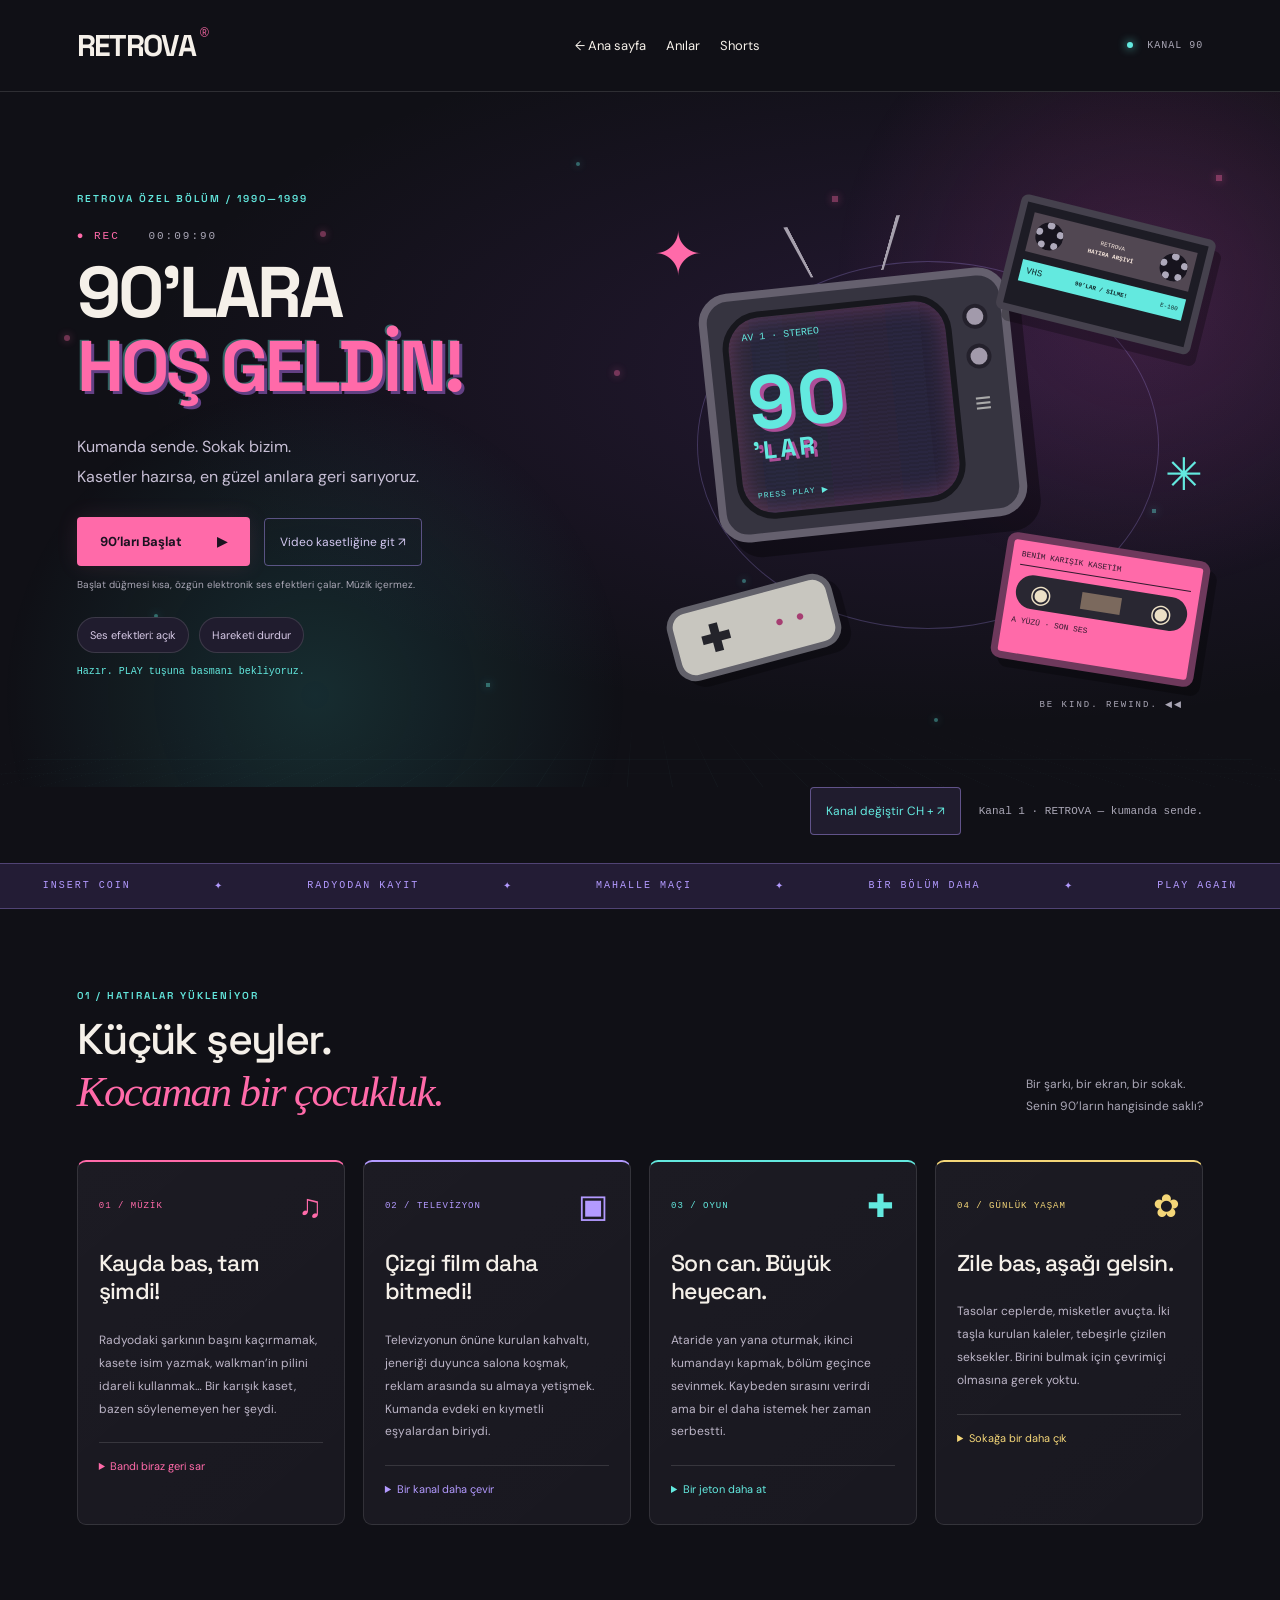
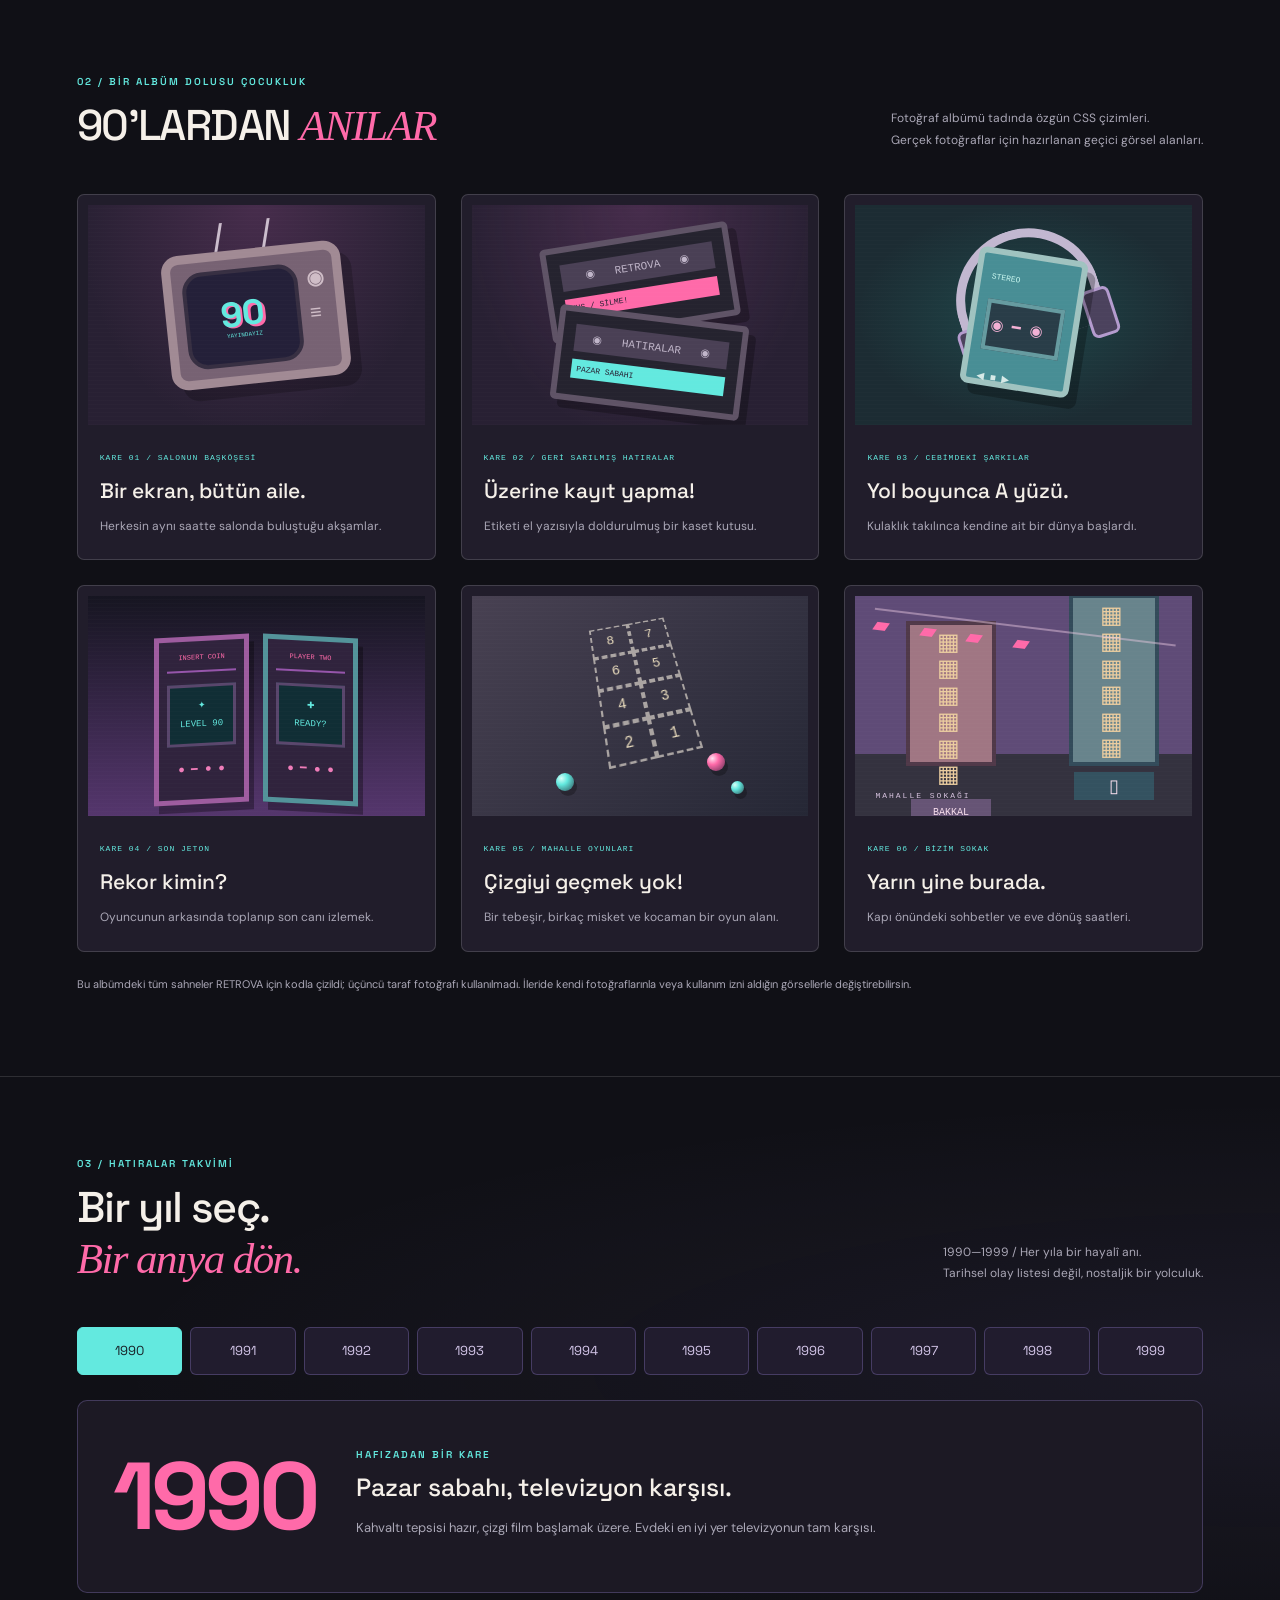
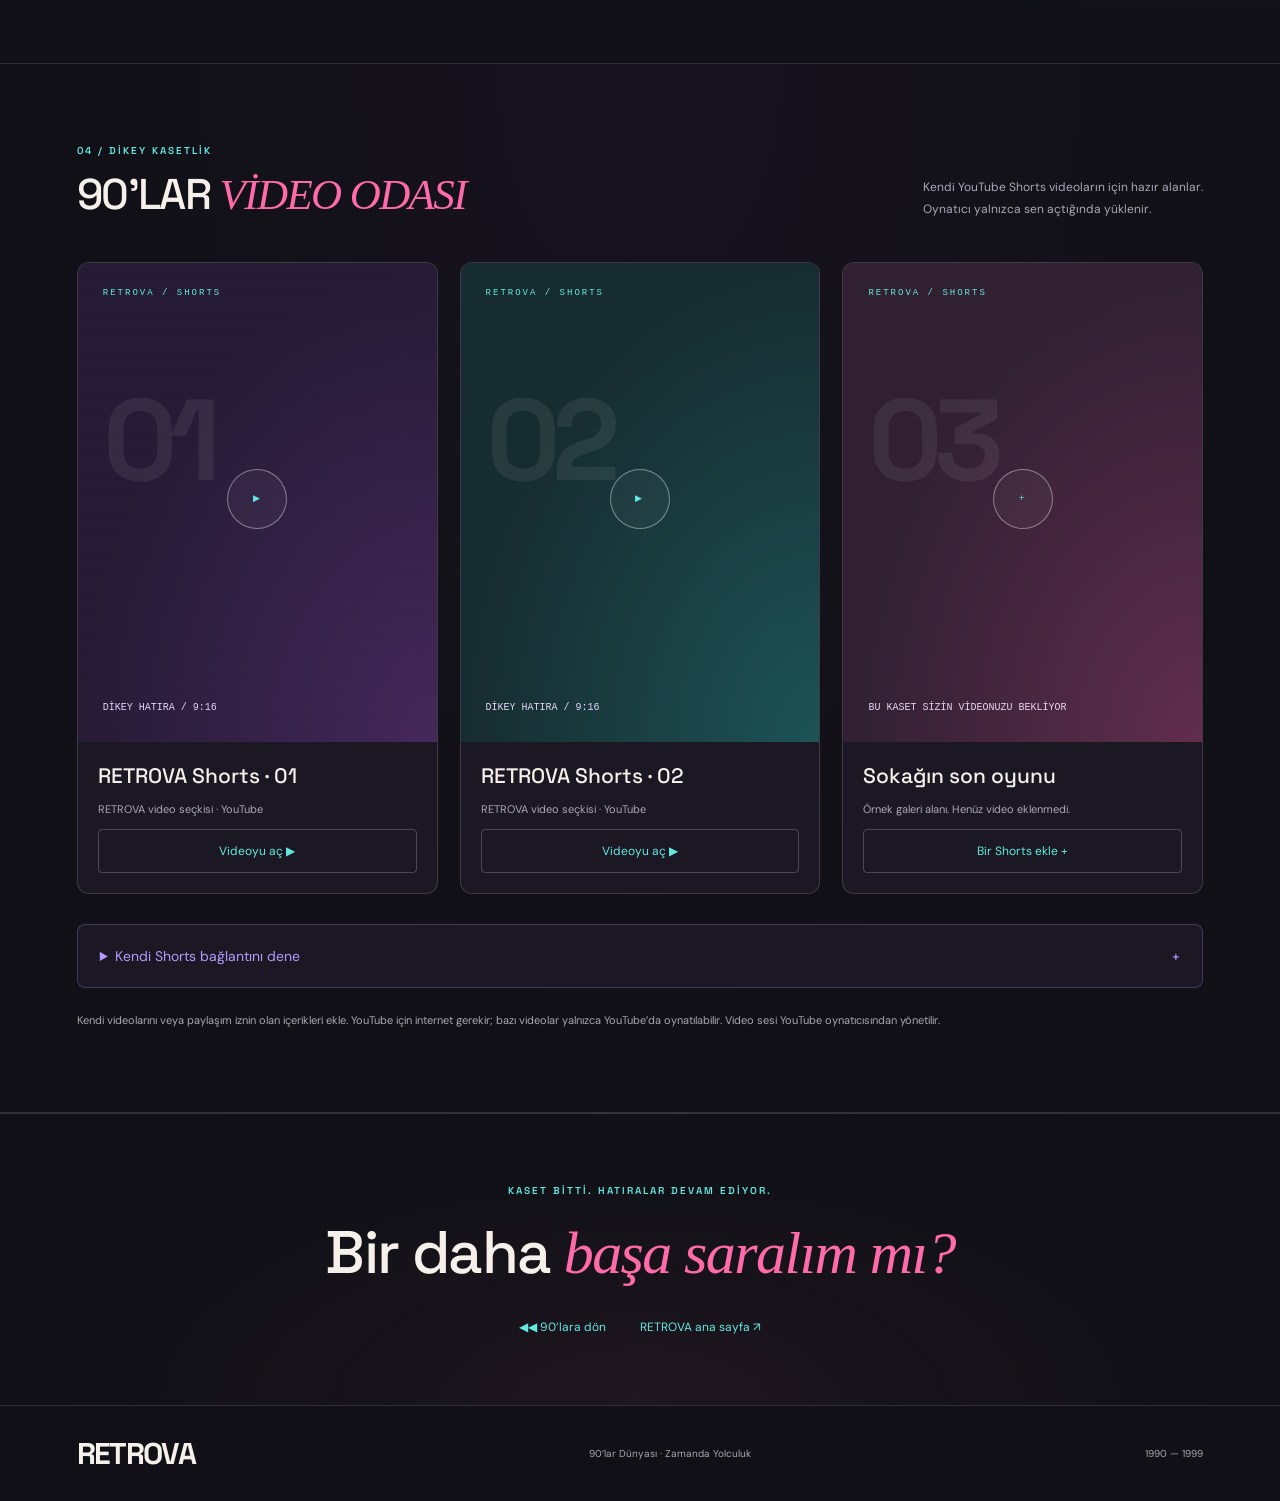
<file: 90lar.html>
<!DOCTYPE html>
<html lang="tr">
<head>
  <meta charset="UTF-8">
  <meta name="viewport" content="width=device-width, initial-scale=1">
  <meta name="description" content="RETROVA 90’lar Dünyası: kasetler, atari, televizyon anıları ve Shorts video galerisiyle geçmişe geri sar.">
  <title>90’lar Dünyası — RETROVA</title>
  <link rel="stylesheet" href="style.css">
  <link rel="stylesheet" href="90lar.css">
  <script src="90lar.js" defer></script>
</head>
<body class="world90">
  <a class="skip-link" href="#anilar">Anılara geç</a>
  <header class="header"><a href="index.html" class="logo">RETROVA<span>®</span></a><nav aria-label="90’lar menüsü"><a href="index.html">← Ana sayfa</a><a href="#anilar">Anılar</a><a href="#shorts">Shorts</a></nav><span class="on-air"><i></i> KANAL 90</span></header>
  <main>
    <section class="n90-hero" aria-labelledby="welcome90">
      <div class="n90-grid" aria-hidden="true"></div>
      <div class="n90-lights" aria-hidden="true"><i></i><i></i></div>
      <div class="n90-particles" aria-hidden="true"><i></i><i></i><i></i><i></i><i></i><i></i><i></i><i></i><i></i><i></i><i></i><i></i></div>
      <div class="n90-boot-ring" aria-hidden="true"></div>
      <div class="n90-copy"><p class="eyebrow">RETROVA ÖZEL BÖLÜM / 1990—1999</p><div class="n90-stamp">● REC <span>00:09:90</span></div><h1 id="welcome90">90'LARA<br><span>HOŞ GELDİN!</span></h1><p class="n90-intro">Kumanda sende. Sokak bizim.<br>Kasetler hazırsa, en güzel anılara geri sarıyoruz.</p><div class="n90-actions"><button id="start90" class="button primary">90’ları Başlat <span>▶</span></button><a href="#shorts" class="n90-outline">Video kasetliğine git ↗</a></div><p class="n90-hint">Başlat düğmesi kısa, özgün elektronik ses efektleri çalar. Müzik içermez.</p><div class="n90-controls"><button id="mute90" aria-pressed="false">Ses efektleri: açık</button><button id="motion90" aria-pressed="false">Hareketi durdur</button></div><p id="status90" class="n90-status" role="status">Hazır. PLAY tuşuna basmanı bekliyoruz.</p></div>
      <div class="n90-scene" role="img" aria-label="Neon bir 90’lar köşesi: eski televizyon, VHS, müzik kaseti ve atari kumandası">
        <span class="n90-star n90-star-one">✦</span><span class="n90-star n90-star-two">✳</span>
        <div class="n90-tv tv"><div class="antenna"></div><div class="tv-screen"><span id="channel-label90">AV 1 · STEREO</span><strong>90<span>’LAR</span></strong><small id="screen90">PRESS PLAY ▶</small></div><div class="tv-controls"><i></i><i></i><b>≡</b></div></div>
        <div class="n90-vhs"><div class="n90-vhs-windows"><i></i><span>RETROVA<br><b>HATIRA ARŞİVİ</b></span><i></i></div><div class="n90-vhs-label">VHS <b>90’LAR / SİLME!</b><small>E-180</small></div></div>
        <div class="n90-tape cassette"><span>BENİM KARIŞIK KASETİM</span><div class="tape-reels">◉ <i></i> ◉</div><small>A YÜZÜ · SON SES</small></div>
        <div class="n90-game controller"><b>✚</b><span>● ●</span></div><span class="n90-scene-label">BE KIND. REWIND. ◀◀</span>
      </div>
    </section>
    <div class="n90-channel-controls"><button id="channel90" class="n90-outline" type="button">Kanal değiştir CH + ↗</button><p id="channel-status90" role="status">Kanal 1 · RETROVA — kumanda sende.</p></div>
    <div class="n90-band" aria-hidden="true"><span>INSERT COIN</span>✦<span>RADYODAN KAYIT</span>✦<span>MAHALLE MAÇI</span>✦<span>BİR BÖLÜM DAHA</span>✦<span>PLAY AGAIN</span></div>
    <section class="section n90-memories" id="anilar" aria-labelledby="memories90"><div class="section-heading"><div><p class="eyebrow">01 / HATIRALAR YÜKLENİYOR</p><h2 id="memories90">Küçük şeyler.<br><em>Kocaman bir çocukluk.</em></h2></div><p>Bir şarkı, bir ekran, bir sokak.<br>Senin 90’ların hangisinde saklı?</p></div>
      <div class="n90-memory-grid">
        <article class="n90-memory" style="--memory-color:var(--pink)"><div class="n90-memory-top"><span>01 / MÜZİK</span><b aria-hidden="true">♫</b></div><h3>Kayda bas, tam şimdi!</h3><p>Radyodaki şarkının başını kaçırmamak, kasete isim yazmak, walkman’in pilini idareli kullanmak… Bir karışık kaset, bazen söylenemeyen her şeydi.</p><details><summary>Bandı biraz geri sar</summary><p>En sevdiğin şarkının bittiği yeri ezbere bilmek. Sonra aynı şarkı için yine başa dönmek.</p></details></article>
        <article class="n90-memory" style="--memory-color:var(--purple)"><div class="n90-memory-top"><span>02 / TELEVİZYON</span><b aria-hidden="true">▣</b></div><h3>Çizgi film daha bitmedi!</h3><p>Televizyonun önüne kurulan kahvaltı, jeneriği duyunca salona koşmak, reklam arasında su almaya yetişmek. Kumanda evdeki en kıymetli eşyalardan biriydi.</p><details><summary>Bir kanal daha çevir</summary><p>Ertesi sabah okulda herkesin aynı sahneyi konuşması. “Dün akşam izledin mi?” ile başlayan dostluklar.</p></details></article>
        <article class="n90-memory" style="--memory-color:var(--cyan)"><div class="n90-memory-top"><span>03 / OYUN</span><b aria-hidden="true">✚</b></div><h3>Son can. Büyük heyecan.</h3><p>Ataride yan yana oturmak, ikinci kumandayı kapmak, bölüm geçince sevinmek. Kaybeden sırasını verirdi ama bir el daha istemek her zaman serbestti.</p><details><summary>Bir jeton daha at</summary><p>Oyunu kaydetmek yok. Akşam yemeğine kadar son bölüme yetişmek var. “Kapatma, daha bitirmedim!”</p></details></article>
        <article class="n90-memory" style="--memory-color:var(--yellow)"><div class="n90-memory-top"><span>04 / GÜNLÜK YAŞAM</span><b aria-hidden="true">✿</b></div><h3>Zile bas, aşağı gelsin.</h3><p>Tasolar ceplerde, misketler avuçta. İki taşla kurulan kaleler, tebeşirle çizilen seksekler. Birini bulmak için çevrimiçi olmasına gerek yoktu.</p><details><summary>Sokağa bir daha çık</summary><p>Pencereden adın seslenene kadar oyun. Eve dönerken verilen son söz: “Yarın yine aynı saatte!”</p></details></article>
      </div>
    </section>
    <section class="section n90-album" id="album" aria-labelledby="album90"><div class="section-heading"><div><p class="eyebrow">02 / BİR ALBÜM DOLUSU ÇOCUKLUK</p><h2 id="album90">90'LARDAN <em>ANILAR</em></h2></div><p>Fotoğraf albümü tadında özgün CSS çizimleri.<br>Gerçek fotoğraflar için hazırlanan geçici görsel alanları.</p></div>
      <div class="n90-photo-grid">
        <figure class="n90-photo"><div class="n90-picture pic-tv" role="img" aria-label="Antenli eski televizyonun özgün çizimi"><div class="album-tv"><span>90<br><small>YAYINDAYIZ</small></span><b>◉<br>≡</b></div></div><figcaption><small>KARE 01 / SALONUN BAŞKÖŞESİ</small><h3>Bir ekran, bütün aile.</h3><p>Herkesin aynı saatte salonda buluştuğu akşamlar.</p></figcaption></figure>
        <figure class="n90-photo"><div class="n90-picture pic-vhs" role="img" aria-label="Üst üste VHS kasetlerinin özgün çizimi"><div class="album-vhs"><span>◉ &nbsp; RETROVA &nbsp; ◉</span><b>VHS / SİLME!</b></div><div class="album-vhs second"><span>◉ &nbsp; HATIRALAR &nbsp; ◉</span><b>PAZAR SABAHI</b></div></div><figcaption><small>KARE 02 / GERİ SARILMIŞ HATIRALAR</small><h3>Üzerine kayıt yapma!</h3><p>Etiketi el yazısıyla doldurulmuş bir kaset kutusu.</p></figcaption></figure>
        <figure class="n90-photo"><div class="n90-picture pic-walkman" role="img" aria-label="Kulaklıklı taşınabilir kasetçaların özgün çizimi"><div class="album-headband"></div><div class="album-walkman"><small>STEREO</small><span>◉ ━ ◉</span><b>◀ ■ ▶</b></div></div><figcaption><small>KARE 03 / CEBİMDEKİ ŞARKILAR</small><h3>Yol boyunca A yüzü.</h3><p>Kulaklık takılınca kendine ait bir dünya başlardı.</p></figcaption></figure>
        <figure class="n90-photo"><div class="n90-picture pic-arcade" role="img" aria-label="Neon ışıklı atari salonunun özgün çizimi"><div class="album-arcade"><b>INSERT COIN</b><span>✦<br>LEVEL 90</span><small>● ━ ● ●</small></div><div class="album-arcade second"><b>PLAYER TWO</b><span>✚<br>READY?</span><small>● ━ ● ●</small></div></div><figcaption><small>KARE 04 / SON JETON</small><h3>Rekor kimin?</h3><p>Oyuncunun arkasında toplanıp son canı izlemek.</p></figcaption></figure>
        <figure class="n90-photo"><div class="n90-picture pic-games" role="img" aria-label="Tebeşirle çizilmiş seksek ve renkli misketlerin özgün çizimi"><div class="album-hopscotch"><span>8</span><span>7</span><span>6</span><span>5</span><span>4</span><span>3</span><span>2</span><span>1</span></div><i></i><i></i><i></i></div><figcaption><small>KARE 05 / MAHALLE OYUNLARI</small><h3>Çizgiyi geçmek yok!</h3><p>Bir tebeşir, birkaç misket ve kocaman bir oyun alanı.</p></figcaption></figure>
        <figure class="n90-photo"><div class="n90-picture pic-street" role="img" aria-label="Bakkalı, apartmanları ve çamaşır ipiyle hayalî 90’lar sokağının özgün çizimi"><div class="album-building"><span>▦ ▦<br>▦ ▦<br>▦ ▦</span><b>BAKKAL</b></div><div class="album-building second"><span>▦ ▦<br>▦ ▦<br>▦ ▦</span><b>▯</b></div><div class="album-clothes">▰ ▰ ▰ ▰</div><small>MAHALLE SOKAĞI</small></div><figcaption><small>KARE 06 / BİZİM SOKAK</small><h3>Yarın yine burada.</h3><p>Kapı önündeki sohbetler ve eve dönüş saatleri.</p></figcaption></figure>
      </div>
      <p class="n90-gallery-note">Bu albümdeki tüm sahneler RETROVA için kodla çizildi; üçüncü taraf fotoğrafı kullanılmadı. İleride kendi fotoğraflarınla veya kullanım izni aldığın görsellerle değiştirebilirsin.</p>
    </section>
    <section class="section n90-timeline" id="zaman" aria-labelledby="timeline90"><div class="section-heading"><div><p class="eyebrow">03 / HATIRALAR TAKVİMİ</p><h2 id="timeline90">Bir yıl seç.<br><em>Bir anıya dön.</em></h2></div><p>1990—1999 / Her yıla bir hayalî anı.<br>Tarihsel olay listesi değil, nostaljik bir yolculuk.</p></div>
      <div class="n90-years" role="group" aria-label="Anı yılı seç"><button type="button" data-year90="1990" aria-pressed="true">1990</button><button type="button" data-year90="1991" aria-pressed="false">1991</button><button type="button" data-year90="1992" aria-pressed="false">1992</button><button type="button" data-year90="1993" aria-pressed="false">1993</button><button type="button" data-year90="1994" aria-pressed="false">1994</button><button type="button" data-year90="1995" aria-pressed="false">1995</button><button type="button" data-year90="1996" aria-pressed="false">1996</button><button type="button" data-year90="1997" aria-pressed="false">1997</button><button type="button" data-year90="1998" aria-pressed="false">1998</button><button type="button" data-year90="1999" aria-pressed="false">1999</button></div>
      <article class="n90-year-story" aria-live="polite" aria-atomic="true"><span id="year-number90">1990</span><div><p class="eyebrow">HAFIZADAN BİR KARE</p><h3 id="year-title90">Pazar sabahı, televizyon karşısı.</h3><p id="year-copy90">Kahvaltı tepsisi hazır, çizgi film başlamak üzere. Evdeki en iyi yer televizyonun tam karşısı.</p></div></article>
    </section>
    <section class="section n90-gallery" id="shorts" aria-labelledby="shorts90"><div class="section-heading"><div><p class="eyebrow">04 / DİKEY KASETLİK</p><h2 id="shorts90">90'LAR <em>VİDEO ODASI</em></h2></div><p>Kendi YouTube Shorts videoların için hazır alanlar.<br>Oynatıcı yalnızca sen açtığında yüklenir.</p></div>
      <div id="shorts-grid" class="n90-shorts-grid"></div>
      <noscript><p>Video galerisini kullanmak için JavaScript’i etkinleştir. Anıları okumaya devam edebilirsin.</p></noscript>
      <details class="n90-editor"><summary>Kendi Shorts bağlantını dene <span>+</span></summary><p>Eklediklerin yalnızca bu tarayıcıda saklanır; herkese açık galeriye gönderilmez. Kalıcı site seçkisi için <code>90lar.js</code> dosyasındaki <code>RETROVA_SHORTS</code> listesini düzenleyebilirsin.</p><form id="shorts-form"><div><label for="shorts-title">Video başlığı</label><input id="shorts-title" maxlength="70" placeholder="Örneğin: Mahalle maçına dönüş" required></div><div><label for="shorts-url">YouTube Shorts bağlantısı</label><input id="shorts-url" type="url" placeholder="https://www.youtube.com/shorts/…" required></div><button class="button primary" type="submit">Kasetliğime ekle +</button></form><p id="shorts-status" role="status"></p><button id="clear-shorts" class="n90-text-button" type="button">Bu tarayıcıya eklediğim videoları temizle</button></details>
      <p class="n90-gallery-note">Kendi videolarını veya paylaşım iznin olan içerikleri ekle. YouTube için internet gerekir; bazı videolar yalnızca YouTube’da oynatılabilir. Video sesi YouTube oynatıcısından yönetilir.</p>
    </section>
    <section class="closing"><p class="eyebrow">KASET BİTTİ. HATIRALAR DEVAM EDİYOR.</p><h2>Bir daha <em>başa saralım mı?</em></h2><a href="#welcome90">◀◀ 90’lara dön</a> <a href="index.html">RETROVA ana sayfa ↗</a></section>
  </main><footer><a href="index.html" class="logo">RETROVA</a><p>90’lar Dünyası · Zamanda Yolculuk</p><span>1990 — 1999</span></footer>
  <dialog id="shorts-dialog" class="n90-dialog" aria-labelledby="shorts-dialog-title"><button class="dialog-close" id="close-shorts" aria-label="Videoyu kapat">✕</button><h2 id="shorts-dialog-title">RETROVA Shorts</h2><div id="shorts-player" class="n90-player"></div><p id="shorts-playback-help">Oynatmak için bu penceredeki YouTube oynatıcısının ▶ düğmesine bas. 101 veya 150 hatası, video sahibinin site içinde oynatmaya izin vermediğini belirtir; bu kısıtlama aşılamaz. 153 hatası, oynatıcı isteğinde yönlendiren sayfa veya istemci kimliği eksikliğiyle ilgilidir; dosyayı çift tıklamak yerine yerel bir HTTP sunucusunda test et. Burada dış sayfa veya yeni sekme açan bağlantı bulunmaz. YouTube oynatıcısının kendi bağlantıları YouTube tarafından yönetilir.</p></dialog>
</body>
</html>
</file>
<file: style.css>
@import url('https://fonts.googleapis.com/css2?family=Space+Grotesk:wght@400;500;600;700&family=DM+Sans:wght@400;500;600;700&display=swap');
:root{--bg:#101116;--panel:#191a22;--text:#f5f0e9;--muted:#aaa7b6;--pink:#ff6aa9;--cyan:#63e9df;--yellow:#f4d678;--line:#ffffff20}*{box-sizing:border-box}html{scroll-behavior:smooth;scroll-padding-top:24px}body{margin:0;background:var(--bg);color:var(--text);font:15px 'DM Sans',sans-serif}a{color:inherit;text-decoration:none}button,input{font:inherit}button,a,input{ -webkit-tap-highlight-color:transparent}button{cursor:pointer}a:focus-visible,button:focus-visible,input:focus-visible{outline:3px solid var(--cyan);outline-offset:5px}[hidden]{display:none!important}.skip-link{position:fixed;top:-100px;left:20px;background:var(--cyan);color:var(--bg);padding:15px;z-index:20}.skip-link:focus{top:10px}.header{max-width:1400px;margin:auto;padding:26px 6%;display:flex;align-items:center;justify-content:space-between;border-bottom:1px solid var(--line);gap:20px}.logo{font:700 30px 'Space Grotesk',sans-serif;letter-spacing:-1.7px}.logo span{font:12px sans-serif;vertical-align:top;color:var(--pink);margin-left:5px}nav{display:flex;gap:28px;font-size:13px}nav a:hover{color:var(--pink)}.on-air{font:10px monospace;letter-spacing:1px;color:var(--muted)}.on-air i{display:inline-block;width:6px;height:6px;border-radius:50%;background:var(--cyan);box-shadow:0 0 10px var(--cyan);margin-right:7px}.hero{max-width:1400px;margin:auto;padding:80px 6% 65px;display:grid;grid-template-columns:1.1fr 1fr;gap:30px;align-items:center;background:radial-gradient(ellipse at 80% 50%,#78407620,transparent 50%)}.eyebrow,.tag{font:10px 'Space Grotesk',sans-serif;letter-spacing:2px;color:var(--cyan);font-weight:600}.hero h1{font:700 clamp(44px,5.4vw,77px)/1.08 'Space Grotesk',sans-serif;letter-spacing:-3px;margin:25px 0}.hero h1>span{display:block;font-weight:500;color:var(--pink);text-shadow:0 0 35px #ff6aa929}.intro{max-width:440px;color:var(--muted);line-height:1.9;font-size:14px}.button{display:inline-flex;align-items:center;justify-content:space-between;gap:35px;border:0;padding:16px 23px;border-radius:4px;font-size:13px;font-weight:700}.primary{background:var(--pink);color:#1a1220;box-shadow:0 0 22px #ff6aa91c}.primary:hover{background:#ff8fbe}.hero .button{margin-top:20px}.hero-note{font:11px monospace;letter-spacing:3px;color:var(--muted);margin-top:27px}.hero-art{position:relative;height:390px;isolation:isolate}.orbit{position:absolute;inset:0;border:1px solid #ff6aa92f;border-radius:50%;transform:rotate(-30deg) scaleY(.85)}.orbit:after{content:'';position:absolute;inset:23px;border:1px solid #63e9df22;border-radius:50%}.tv{position:absolute;left:7%;top:45px;width:300px;height:245px;background:#363440;border:8px solid #65606e;border-radius:30px;display:flex;gap:10px;padding:13px;box-shadow:12px 16px 0 #0005;transform:rotate(-7deg)}.antenna{position:absolute;width:90px;height:55px;border-left:3px solid #a6a0ad;border-right:3px solid #a6a0ad;transform:perspective(50px) rotateX(-25deg);top:-63px;left:100px}.tv-screen{flex:1;border-radius:38px;background:repeating-linear-gradient(0deg,#282649 0px,#282649 2px,#242240 3px,#242240 4px);border:6px solid #17171d;padding:14px;display:flex;flex-direction:column;justify-content:space-between;overflow:hidden;box-shadow:inset 0 0 25px #ff6aa944}.tv-screen>span{font:10px monospace;color:var(--cyan)}.tv-screen strong{font:700 53px/.82 'Space Grotesk';letter-spacing:3px;color:var(--pink);text-shadow:3px 3px var(--cyan)}.tv-screen small{font:6px monospace;letter-spacing:1px;color:var(--cyan)}.tv-controls{width:28px;display:flex;align-items:center;flex-direction:column;gap:15px;padding-top:15px}.tv-controls i{width:25px;height:25px;background:#a29aab;border:4px solid #24212c;border-radius:50%}.tv-controls b{font-size:29px;color:#aaa}.cassette{position:absolute;right:0;bottom:10px;width:205px;height:127px;background:var(--pink);border:7px solid #6e395c;border-radius:10px;padding:9px;color:#311a2e;transform:rotate(12deg);box-shadow:8px 8px #0004}.cassette>span{font:10px monospace;border-bottom:1px solid #311a2e;display:block;padding-bottom:6px}.tape-reels{display:flex;align-items:center;justify-content:space-around;background:#292732;color:#ece0c6;margin-top:8px;border-radius:20px;font-size:25px;height:34px}.tape-reels i{width:40px;height:17px;background:#7b695d}.cassette small{font:8px monospace}.controller{position:absolute;bottom:14px;left:0;background:#c8c6bf;border:6px solid #62616a;border-radius:20px;width:170px;height:75px;transform:rotate(-14deg);display:flex;align-items:center;justify-content:space-around;box-shadow:8px 8px #0004}.controller b{color:#24242b;font-size:37px}.controller span{color:#a63e72;letter-spacing:4px}.art-star{position:absolute;right:5px;top:15px;color:var(--yellow);font-size:70px}.art-label{position:absolute;bottom:-30px;right:40px;font:9px monospace;letter-spacing:2px;color:var(--muted)}.marquee{display:flex;justify-content:space-around;gap:24px;padding:18px;background:var(--cyan);color:#153531;font:11px 'Space Grotesk';letter-spacing:2px;white-space:nowrap;overflow:hidden}.section{max-width:1400px;margin:auto;padding:70px 6%}.section-heading{display:flex;justify-content:space-between;align-items:end;gap:25px;margin-bottom:30px}h2{font:500 clamp(28px,3.4vw,43px)/1.2 'Space Grotesk';letter-spacing:-1.6px;margin:12px 0}h2 em{font-family:Georgia,serif;font-weight:400;color:var(--pink)}.section-heading>p{font-size:12px;line-height:1.8;color:var(--muted)}.era-nav{display:flex;gap:10px;flex-wrap:wrap;margin-bottom:25px}.era-nav a{font:12px 'Space Grotesk';padding:11px 22px;border:1px solid var(--line);border-radius:30px}.era-nav a:hover{background:var(--cyan);color:var(--bg)}.era-grid{display:grid;grid-template-columns:1fr 1fr;gap:22px}.era-card{border:1px solid var(--line);border-radius:12px;padding:28px;background:var(--panel);scroll-margin-top:24px;--accent:var(--yellow)}.eighties{--accent:var(--pink)}.nineties{--accent:var(--cyan)}.thousands{--accent:#b1a0ff}.era-top{display:flex;justify-content:space-between;align-items:center;gap:15px}.era-top>span{font:8px monospace;letter-spacing:1px;color:var(--muted)}.era-top>b{font:500 29px 'Space Grotesk';letter-spacing:-1px;color:var(--accent)}.era-card .tag{font-size:9px;color:var(--accent);letter-spacing:1.4px}.era-card h3{font:500 24px 'Space Grotesk';letter-spacing:-.6px;margin:13px 0}.era-card>p:not(.tag){font-size:13px;line-height:1.9;color:var(--muted)}.memory-button{display:flex;justify-content:space-between;align-items:center;width:100%;border:0;border-top:1px solid var(--line);background:transparent;color:var(--accent);font-size:12px;padding:17px 0 0;margin-top:22px}.memory-button span{font-size:20px}.era-memory{border-left:2px solid var(--accent);padding-left:15px}.object{height:170px;margin:20px auto 25px;position:relative;background:radial-gradient(ellipse,var(--accent),transparent 65%);background-size:100% 100%}.radio{width:245px;height:134px;background:#886044;border:8px solid #b98c61;border-radius:15px;display:flex;padding:12px;gap:18px;margin-top:40px;margin-bottom:41px;box-shadow:8px 8px #0003}.radio-speaker{width:105px;background:repeating-linear-gradient(90deg,#312d2a 0 2px,#a68c65 2px 4px);border-radius:45%}.radio-panel{flex:1;display:flex;flex-direction:column;justify-content:space-around;color:#ecd7a2}.radio-panel span{font:11px monospace}.radio-panel i{height:17px;background:repeating-linear-gradient(90deg,#d2c4a0 0 4px,#554c3d 4px 5px);border:4px solid #34322d}.radio-panel b{font-size:24px}.boombox{display:flex;align-items:center;justify-content:space-around;width:270px;height:130px;margin-top:44px;margin-bottom:41px;background:#3a3948;border:7px solid #817b8c;border-radius:9px;box-shadow:8px 8px #0003}.boom-handle{position:absolute;top:-28px;left:43px;right:43px;height:25px;border:7px solid #817b8c;border-bottom:0;border-radius:9px 9px 0 0}.boombox>i{width:67px;height:67px;border:7px solid #1b1c22;border-radius:50%;background:radial-gradient(#92909a 0 12%,#22232c 13% 35%,#55515f 36% 40%,#282733 41%)}.boom-center{display:flex;flex-direction:column;align-items:center;gap:5px}.boom-center span{font:8px monospace;color:var(--pink)}.boom-center b{font-size:37px;color:#9d93aa}.boom-center small{font-size:8px}.console{width:265px;background:none}.console-body{position:absolute;left:15px;top:25px;width:220px;height:100px;background:#b9bac1;border-top:18px solid #e2e1e4;border-radius:6px;padding:10px;color:#3c3e4c;box-shadow:8px 8px #0003}.console-body span{font:9px monospace}.console-body i{display:block;width:160px;height:17px;margin-top:9px;background:#3b3d49;border-bottom:3px solid #7f828c}.console-body>b{position:absolute;right:10px;bottom:12px;color:#ff5c8e;font-size:10px}.gamepad{position:absolute;right:-5px;bottom:0;width:170px;height:65px;background:#626571;border:6px solid #c3c6cd;border-radius:12px;display:flex;align-items:center;justify-content:space-between;padding:8px;color:#181d26;transform:rotate(-8deg)}.gamepad>b{font-size:31px}.gamepad>small{font:6px monospace;max-width:34px;line-height:2}.gamepad>span{font-size:20px;color:#ee6ba3}.computer{width:230px;background:none}.monitor{width:160px;height:120px;margin:auto;background:#beb6d3;border:9px solid #cec7df;border-bottom:16px solid #aca4c2;border-radius:9px}.monitor>div{height:100%;background:#252642;border-radius:8px;display:flex;flex-direction:column;padding:12px;gap:7px;font-family:monospace}.monitor span{color:var(--cyan);font-size:12px}.monitor b{font-size:9px;color:#bca4fb}.monitor small{font-size:7px;color:#d5cbe2}.monitor-foot{height:17px;width:60px;margin:auto;background:#9d95ad;clip-path:polygon(25% 0,75% 0,100% 100%,0 100%)}.keyboard{background:#c5bdd5;color:#6e647e;text-align:center;font-size:18px;border-radius:5px;transform:perspective(100px) rotateX(25deg);height:30px}.video-section{border-top:1px solid var(--line);border-bottom:1px solid var(--line)}.video-layout{display:grid;grid-template-columns:1.5fr 1fr;gap:38px;align-items:center}.video-stage{aspect-ratio:16/9;border:1px solid #ff6aa940;border-radius:10px;overflow:hidden;background:repeating-linear-gradient(0deg,#1c1a28 0 2px,#1e1c2c 2px 4px);display:grid;place-items:center}.video-placeholder{text-align:center;padding:20px}.play-symbol{display:grid;place-items:center;width:60px;height:60px;border:1px solid var(--pink);border-radius:50%;margin:auto;color:var(--pink);box-shadow:0 0 25px #ff6aa91f}.video-placeholder h3{font:500 20px 'Space Grotesk'}.video-placeholder p,.video-placeholder small{color:var(--muted);font-size:12px;line-height:1.7}.video-stage iframe{width:100%;height:100%;border:0}.video-settings h3{font:500 26px 'Space Grotesk';margin:15px 0}.video-settings p{font-size:13px;line-height:1.8;color:var(--muted)}label{font-size:11px;display:block;margin:20px 0 9px}input{width:100%;background:#101116;border:1px solid #ffffff30;color:var(--text);padding:13px;border-radius:4px;min-width:0;font-size:12px}form small{display:block;color:var(--muted);font-size:10px;line-height:1.5;margin:9px 0 17px}.video-info{font-size:11px!important}.form-message{color:var(--cyan)!important}.text-link{font-size:12px;color:var(--pink);text-decoration:underline}.products{display:grid;grid-template-columns:repeat(3,1fr);gap:22px}.product{border:1px solid var(--line);background:var(--panel);border-radius:9px;padding:23px}.ad-label{font:8px monospace;letter-spacing:1.5px;color:var(--muted)}.product h3{font:500 21px 'Space Grotesk';margin:12px 0}.product>p{font-size:12px;color:var(--muted);line-height:1.9}.product-button{border:0;border-top:1px solid var(--line);background:transparent;color:var(--pink);padding:15px 0 0;text-align:left;width:100%;margin-top:12px;font-size:12px}.product-art{height:160px;margin:15px auto;position:relative}.vinyl{display:grid;place-items:center}.vinyl i{width:130px;height:130px;border-radius:50%;background:repeating-radial-gradient(#22232c 0 3px,#393944 3px 4px);box-shadow:10px 10px 25px #0005;position:relative}.vinyl i:after{content:'';position:absolute;inset:42px;border:18px solid var(--pink);background:#181920;border-radius:50%}.headphones{width:130px;border:16px solid var(--cyan);border-bottom:0;border-radius:80px 80px 0 0;height:115px;margin-top:40px;margin-bottom:35px}.headphones i,.headphones b{position:absolute;bottom:-12px;background:#353440;border:6px solid #95e5df;width:36px;height:70px;border-radius:12px;left:-24px}.headphones b{left:auto;right:-24px}.mini-game{width:180px;height:90px;border:8px solid #a6a0bf;background:#424052;display:flex;align-items:center;justify-content:space-around;border-radius:30px;margin-top:52px;margin-bottom:48px;transform:rotate(-10deg)}.mini-game span{font-size:45px;color:#15171e}.mini-game b{font-size:24px;letter-spacing:3px;color:var(--pink)}.closing{padding:60px 6%;text-align:center;border-top:1px solid var(--line);background:radial-gradient(ellipse at bottom,#ff6aa910,transparent 65%)}.closing h2{font-size:clamp(35px,5vw,60px);margin:20px}.closing a{display:inline-block;margin-top:15px;color:var(--cyan);font-size:12px}footer{max-width:1400px;margin:auto;border-top:1px solid var(--line);padding:28px 6%;display:flex;justify-content:space-between;align-items:center;gap:20px}footer p,footer>span{font-size:10px;color:var(--muted)}dialog{max-width:480px;width:calc(100% - 32px);padding:36px;background:var(--panel);color:var(--text);border:1px solid var(--pink);border-radius:12px}dialog::backdrop{background:#000b;backdrop-filter:blur(5px)}dialog h2{font-size:28px}dialog>p:not(.eyebrow){font-size:14px;color:var(--muted);line-height:1.9}.dialog-close{position:absolute;right:13px;top:12px;background:transparent;color:var(--text);border:0;padding:6px}.dialog-done{margin-top:10px}@media(min-width:1500px){.hero{padding-top:100px;padding-bottom:90px}}@media(max-width:900px){.on-air{display:none}.hero{grid-template-columns:1fr 1fr;gap:10px;padding-top:55px}.hero-art{transform:scale(.82);transform-origin:center;min-width:340px;margin-left:-30px}.hero h1{font-size:48px}.section-heading{align-items:start}.section-heading>p{max-width:220px}.video-layout{grid-template-columns:1fr}.products{gap:12px}.product{padding:17px}}@media(max-width:650px){.header{padding:21px 5%;flex-wrap:wrap;justify-content:center;gap:18px}.logo{font-size:27px}nav{font-size:12px;gap:22px}.hero{padding:45px 6% 30px;grid-template-columns:1fr}.hero h1{font-size:51px}.hero-art{width:340px;min-width:0;max-width:100%;margin:0 auto;height:360px;transform:scale(.88)}.tv{width:280px;left:0}.cassette{right:-12px}.art-label{bottom:-20px;right:10px}.hero-note{font-size:10px;letter-spacing:2px}.marquee{justify-content:flex-start;font-size:9px}.section{padding:45px 6%}.section-heading{display:block;margin-bottom:24px}.section-heading>p{max-width:none}.era-grid,.products{grid-template-columns:1fr}.era-card{padding:23px}.era-nav{gap:7px}.era-nav a{padding:10px 13px;font-size:11px}.video-layout{gap:25px}.video-placeholder h3{font-size:17px}.video-placeholder p{font-size:11px}.play-symbol{height:43px;width:43px}.product{padding:24px}.product-art{margin-top:15px}.headphones{margin-top:40px}.mini-game{margin-top:52px}footer{flex-direction:column;text-align:center;gap:8px}.closing{padding:40px 6%}}@media(prefers-reduced-motion:reduce){html{scroll-behavior:auto}}

/* Pages hazırlığı: dar ekranlarda içerik taşmasını önle. */
.hero-copy,.hero-art,.era-card,.video-settings,.video-stage,.product{min-width:0}
.video-stage{width:100%}
.video-settings{overflow-wrap:anywhere}
@media(max-width:900px) and (min-width:651px){.hero{grid-template-columns:minmax(0,1.1fr) minmax(0,1fr)}.hero-art{min-width:0}.tv{max-width:90%}.hero h1{font-size:clamp(34px,5.2vw,48px)}}
@media(max-width:360px){.hero h1{font-size:clamp(38px,13vw,46px)}.hero-art{transform:scale(.76);transform-origin:center}.era-top{flex-wrap:wrap;gap:8px}.radio,.boombox,.console,.computer{max-width:100%}.boombox>i{width:54px;height:54px;flex-shrink:0}.console-body{max-width:90%}.era-card h3{overflow-wrap:break-word}}


/* Tek sayfa menüsü: dönem bağlantıları dar ekranlarda satıra geçer. */
.header nav{flex-wrap:wrap;justify-content:center;gap:14px 20px}
@media(max-width:1100px){body>.header{flex-wrap:wrap;justify-content:center}body>.header .on-air{display:none}}
#dunya90{scroll-margin-top:24px}#dunya90 .section{max-width:1400px}#dunya90 .n90-copy h2{margin:0 0 28px}
</file>
<file: 90lar.css>
/* Bu stiller yalnızca ayrı 90’lar sayfasında yüklenir. */
.world90{--purple:#b39aff;background:#101016}.world90 .header{position:relative;z-index:2}.world90 .header nav{flex-wrap:wrap;justify-content:center}.n90-hero{position:relative;isolation:isolate;overflow:hidden;max-width:1440px;margin:auto;padding:90px 6% 80px;display:grid;grid-template-columns:1fr 1fr;align-items:center;gap:25px;background:radial-gradient(ellipse at 75% 40%,#773ba533,transparent 60%)}.n90-grid{position:absolute;inset:55% -20% -55%;z-index:-1;background:linear-gradient(#63e9df16 1px,transparent 1px),linear-gradient(90deg,#63e9df16 1px,transparent 1px);background-size:55px 55px;transform:perspective(340px) rotateX(60deg);mask-image:linear-gradient(transparent,#000)}.n90-copy{min-width:0;position:relative;z-index:1}.n90-stamp{font:11px monospace;letter-spacing:2px;color:var(--pink);margin:25px 0 14px}.n90-stamp span{color:var(--muted);margin-left:20px}.n90-copy :is(h1,h2){font:700 clamp(42px,5.6vw,80px)/1.03 'Space Grotesk',sans-serif;letter-spacing:-3px;margin:0 0 28px;animation:n90-title 1.1s ease-out both}.n90-copy :is(h1,h2)>span{color:var(--pink);text-shadow:3px 3px #634084,-2px -1px #63e9df60}.n90-intro{font-size:16px;line-height:1.9;color:#c7bfd5}.n90-actions{display:flex;align-items:center;flex-wrap:wrap;gap:14px;margin-top:25px}.n90-outline{padding:15px;border:1px solid #b39aff70;border-radius:4px;font-size:12px;color:#d3c8f1}.n90-outline:hover{background:#b39aff18}.n90-hint{max-width:400px;font-size:10px;line-height:1.7;color:var(--muted)}.n90-controls{display:flex;gap:10px;flex-wrap:wrap;margin-top:24px}.n90-controls button{background:#201c2e;border:1px solid #ffffff20;border-radius:20px;padding:9px 12px;color:#d6c9e6;font-size:11px;min-height:36px}.n90-controls button[aria-pressed=true]{border-color:var(--cyan);color:var(--cyan)}.n90-status{font:10px/1.7 monospace;color:var(--cyan);min-height:34px;max-width:450px}.n90-scene{height:460px;position:relative;min-width:0;isolation:isolate}.n90-scene:before{content:'';position:absolute;inset:10% 8%;border:1px solid #b39aff40;border-radius:50%;z-index:-1}.n90-tv{left:10%;top:65px;width:310px;height:250px;transform:rotate(-6deg);animation:n90-float 7s ease-in-out infinite;--tilt:-6deg}.n90-tv .tv-screen{position:relative;background:repeating-linear-gradient(0deg,#27233b 0 2px,#242034 2px 4px)}.n90-tv .tv-screen strong{font-size:75px;line-height:.75;color:var(--cyan);text-shadow:4px 4px #ac4e98}.n90-tv .tv-screen strong span{display:block;font-size:25px;letter-spacing:3px;margin-top:10px}.n90-tv .tv-screen small{font-size:8px}.n90-tv .tv-screen:after{content:'';position:absolute;inset:0;background:linear-gradient(transparent 30%,#63e9df15 50%,transparent 70%);transform:translateY(-100%);opacity:0;pointer-events:none}.n90-vhs{position:absolute;top:0;right:0;width:200px;height:118px;border:7px solid #45414d;border-radius:7px;background:#1d1c25;padding:9px;box-shadow:8px 10px #0004;animation:n90-float 8s -2s ease-in-out infinite;--tilt:14deg;transform:rotate(14deg);z-index:2}.n90-vhs-windows{display:flex;gap:7px;align-items:center;justify-content:space-between;background:#514752;padding:6px}.n90-vhs-windows i{width:28px;height:28px;border:7px dotted #aea9bb;background:#17141e;border-radius:50%}.n90-vhs-windows>span{font:6px/1.7 monospace;color:#f7e7dd;text-align:center}.n90-vhs-label{margin-top:8px;background:var(--cyan);color:#10282a;padding:6px;font:9px monospace;display:flex;align-items:center;justify-content:space-between;gap:5px}.n90-vhs-label b{font-size:6px}.n90-vhs-label small{font-size:6px}.n90-tape{bottom:2px;right:0;animation:n90-float 6s -3s ease-in-out infinite;--tilt:9deg;transform:rotate(9deg)}.n90-tape>span{font-size:8px}.n90-game{left:3%;bottom:10px;animation:n90-float 6.5s -1s ease-in-out infinite;--tilt:-15deg;transform:rotate(-15deg)}.n90-star{position:absolute;color:var(--pink);font-size:60px;animation:n90-float 9s ease-in-out infinite}.n90-star-one{top:0;left:0}.n90-star-two{right:0;top:50%;color:var(--cyan);font-size:45px}.n90-scene-label{position:absolute;bottom:-35px;right:20px;font:9px monospace;color:var(--muted);letter-spacing:2px}.n90-band{display:flex;gap:30px;justify-content:space-around;overflow:hidden;white-space:nowrap;background:#231c35;border-block:1px solid #b39aff50;color:var(--purple);padding:16px;font:10px monospace;letter-spacing:2px}.n90-memory-grid{display:grid;grid-template-columns:repeat(4,minmax(0,1fr));gap:18px}.n90-memory{background:linear-gradient(140deg,#ffffff03,#ffffff00),#191820;border:1px solid #ffffff1c;border-top:2px solid var(--memory-color);padding:24px 21px;border-radius:9px;min-width:0}.n90-memory-top{display:flex;align-items:center;justify-content:space-between;gap:10px;color:var(--memory-color);font:9px monospace;letter-spacing:1px}.n90-memory-top b{font:32px 'Space Grotesk'}.n90-memory h3{font:500 23px/1.25 'Space Grotesk';letter-spacing:-.7px}.n90-memory p{font-size:12px;line-height:1.9;color:#bcb5c7}.n90-memory details{margin-top:22px;border-top:1px solid #ffffff20;padding-top:14px}.n90-memory summary{font-size:11px;line-height:1.8;color:var(--memory-color);cursor:pointer}.n90-memory details p{font-size:11px}.n90-gallery{border-block:1px solid var(--line);background:radial-gradient(ellipse at top,#7d3d9712,transparent 65%)}.n90-shorts-grid{display:grid;grid-template-columns:repeat(3,minmax(0,1fr));gap:22px}.n90-short{min-width:0;border:1px solid #ffffff26;border-radius:12px;overflow:hidden;background:#1b1824}.n90-short-poster{aspect-ratio:9/12;display:flex;flex-direction:column;justify-content:space-between;padding:25px;background:radial-gradient(ellipse at bottom right,#9a4ac344,transparent 70%),repeating-linear-gradient(0deg,#ffffff02 0 1px,transparent 1px 5px),#251b35;position:relative}.n90-short:nth-child(3n+2) .n90-short-poster{background:radial-gradient(ellipse at bottom right,#29a9a850,transparent 70%),#172c30}.n90-short:nth-child(3n) .n90-short-poster{background:radial-gradient(ellipse at bottom right,#cc4c8850,transparent 70%),#302032}.n90-short-poster>span{font:9px monospace;letter-spacing:2px;color:var(--cyan)}.n90-short-number{font:700 clamp(70px,9vw,130px)/1 'Space Grotesk';letter-spacing:-9px;color:#ffffff12;position:absolute;top:25%;left:25px}.n90-short-play{z-index:1;width:60px;height:60px;display:grid;place-items:center;border:1px solid #ffffff65;border-radius:50%;color:#fff;background:#ffffff0a;align-self:center;font-size:21px}.n90-short-poster>small{font:10px monospace;color:#e5d4f6;line-height:1.8;z-index:1}.n90-short-body{padding:20px}.n90-short h3{font:500 21px 'Space Grotesk';overflow-wrap:anywhere;margin:0 0 10px}.n90-short p{font-size:11px;line-height:1.7;color:var(--muted)}.n90-short button{border:1px solid #ffffff35;background:transparent;color:var(--cyan);padding:12px 15px;border-radius:4px;font-size:12px;width:100%;min-height:44px}.n90-short button:hover{background:#63e9df12}.n90-editor{margin-top:30px;border:1px solid #b39aff40;border-radius:8px;padding:22px;background:#1b1824}.n90-editor>summary{cursor:pointer;font-size:14px;color:var(--purple)}.n90-editor>summary span{float:right}.n90-editor p,.n90-gallery-note{font-size:11px;line-height:1.9;color:var(--muted)}.n90-editor code{color:#d9c4ff}.n90-editor form{display:grid;grid-template-columns:1fr 1.4fr auto;align-items:end;gap:15px}.n90-editor form>div{min-width:0}.n90-editor label{margin-top:14px}.n90-editor .button{min-height:44px}.n90-text-button{background:transparent;border:0;color:var(--pink);font-size:11px;padding:10px 0;text-decoration:underline}.n90-gallery-note{margin-top:22px}.n90-dialog{max-width:440px;padding:26px}.n90-dialog h2{font-size:18px;margin:10px 25px 20px 0}.n90-player{aspect-ratio:9/16;max-height:65dvh;margin:0 auto 20px;display:flex;justify-content:center}.n90-player iframe{height:100%;width:100%;border:0;border-radius:5px}.world90 .closing>a{margin:10px 15px}.world90 .n90-scene.is-booting .tv-screen>*{animation:n90-crt 1s ease-out both}.world90 .n90-scene.is-booting .tv-screen:after{opacity:1;animation:n90-tracking .85s ease-out both}.world90.is-hidden *{animation-play-state:paused!important}.world90.motion-paused *{animation:none!important;transition:none!important;scroll-behavior:auto!important}.world90.motion-paused .n90-copy :is(h1,h2){opacity:1;transform:none}
@keyframes n90-float{0%,100%{transform:translateY(0) rotate(var(--tilt,0deg))}50%{transform:translateY(-11px) rotate(var(--tilt,0deg))}}@keyframes n90-title{from{opacity:0;transform:translateY(15px)}to{opacity:1;transform:translateY(0)}}@keyframes n90-crt{0%{opacity:.1;transform:scaleY(.015) scaleX(.7)}45%{opacity:.7;transform:scaleY(.02) scaleX(1)}100%{opacity:1;transform:scale(1)}}@keyframes n90-tracking{from{transform:translateY(-100%) skewX(-4deg)}to{transform:translateY(100%) skewX(0)}}
@media(max-width:1050px){.n90-memory-grid{grid-template-columns:repeat(2,minmax(0,1fr))}.n90-hero{gap:10px;padding-top:65px}.n90-tv{width:280px;height:230px;left:0}.n90-vhs{width:180px}.n90-actions .button{gap:16px}.n90-editor form{grid-template-columns:1fr 1fr}.n90-editor .button{grid-column:1/-1;justify-self:start}}
@media(max-width:760px){.n90-hero{grid-template-columns:1fr;padding-top:45px;padding-bottom:60px}.n90-copy :is(h1,h2){font-size:clamp(43px,9vw,70px)}.n90-scene{width:min(420px,100%);height:410px;margin:25px auto 0}.n90-tv{left:8%;top:65px}.n90-vhs{right:2%}.n90-tape{right:2%}.n90-shorts-grid{grid-template-columns:repeat(2,minmax(0,1fr))}.n90-short:last-child:nth-child(odd){grid-column:1/-1;max-width:350px;width:100%;justify-self:center}.n90-short-poster{padding:20px}.n90-short-number{font-size:100px}.n90-intro{font-size:15px}.world90 .header{justify-content:space-between}.world90 .header .on-air{display:none}}
@media(max-width:480px){.world90 .header{justify-content:center}.n90-copy :is(h1,h2){font-size:clamp(39px,10.5vw,50px);letter-spacing:-2px}.n90-scene{height:365px}.n90-tv{width:250px;height:210px;left:0;top:70px;padding:8px}.n90-tv .tv-screen strong{font-size:60px}.n90-tv .tv-screen strong span{font-size:20px}.n90-vhs{width:170px;height:107px;right:0}.n90-vhs-windows{padding:3px}.n90-tape{width:170px;height:108px;border-width:5px;padding:7px;bottom:0;right:0}.n90-tape .tape-reels{height:28px;font-size:20px}.n90-game{width:125px;height:61px;left:0;bottom:7px}.n90-game b{font-size:28px}.n90-game span{font-size:13px}.n90-star-one{font-size:42px}.n90-star-two{font-size:32px;top:55%}.n90-memory-grid{grid-template-columns:1fr}.n90-shorts-grid{gap:12px}.n90-short-poster{padding:15px;aspect-ratio:9/14}.n90-short-number{font-size:80px;left:12px;letter-spacing:-6px}.n90-short-play{width:44px;height:44px;font-size:16px}.n90-short-body{padding:13px}.n90-short h3{font-size:17px}.n90-short-poster>span{font-size:7px;letter-spacing:1px}.n90-short-poster>small{font-size:8px}.n90-editor{padding:17px}.n90-editor form{grid-template-columns:1fr}.n90-actions{align-items:stretch;flex-direction:column}.n90-actions .button{justify-content:center}.n90-outline{text-align:center}.n90-player{max-height:60dvh}.n90-dialog{padding:20px}}
@media(prefers-reduced-motion:reduce){.world90 *,.world90 *:before,.world90 *:after{animation:none!important;transition:none!important;scroll-behavior:auto!important}.world90 .n90-copy :is(h1,h2){opacity:1;transform:none}}

/* Hareketli sahne: tüm sürekli hareketler transform ve opacity ile çizilir. */
.n90-lights,.n90-particles{position:absolute;inset:0;pointer-events:none;z-index:-1;overflow:hidden}
.n90-lights i{position:absolute;width:min(60vw,650px);aspect-ratio:1;top:-20%;right:-15%;border-radius:50%;background:radial-gradient(circle,#ec53bf28,transparent 68%);animation:n90-neon-drift 15s ease-in-out infinite alternate}
.n90-lights i:nth-child(2){top:40%;right:50%;background:radial-gradient(circle,#41e6db22,transparent 68%);animation-delay:-7s;animation-duration:19s}
.n90-particles i{position:absolute;left:var(--x,12%);top:var(--y,75%);width:4px;height:4px;border-radius:50%;background:var(--cyan);box-shadow:0 0 9px currentColor;color:var(--cyan);opacity:.4;animation:n90-particle 9s var(--delay,0s) ease-in-out infinite}
.n90-particles i:nth-child(2n){background:var(--pink);color:var(--pink);width:6px;height:6px;animation-duration:12s}
.n90-particles i:nth-child(3n){border-radius:0;animation-duration:15s}
.n90-particles i:nth-child(2){--x:25%;--y:20%;--delay:-3s}.n90-particles i:nth-child(3){--x:38%;--y:85%;--delay:-6s}.n90-particles i:nth-child(4){--x:48%;--y:40%;--delay:-9s}.n90-particles i:nth-child(5){--x:58%;--y:70%;--delay:-2s}.n90-particles i:nth-child(6){--x:65%;--y:15%;--delay:-7s}.n90-particles i:nth-child(7){--x:73%;--y:90%;--delay:-4s}.n90-particles i:nth-child(8){--x:82%;--y:30%;--delay:-10s}.n90-particles i:nth-child(9){--x:90%;--y:60%;--delay:-5s}.n90-particles i:nth-child(10){--x:5%;--y:35%;--delay:-8s}.n90-particles i:nth-child(11){--x:45%;--y:10%;--delay:-1s}.n90-particles i:nth-child(12){--x:95%;--y:12%;--delay:-11s}
.n90-vhs{animation:n90-vhs-drift 10s -2s ease-in-out infinite;transform-origin:50% 60%}
.n90-vhs-windows i{animation:n90-reel-spin 7s linear infinite}
.n90-tape{animation:n90-tape-drift 8s -3s ease-in-out infinite}
.n90-game{animation:n90-pad-rock 6s -1s ease-in-out infinite}
.n90-tv .tv-screen>*{position:relative;z-index:2}
.n90-tv .tv-screen:before{content:'';position:absolute;inset:-5%;z-index:0;pointer-events:none;background:linear-gradient(90deg,#c2b97a 0 14%,#59b9ba 14% 28%,#57a170 28% 42%,#a86fb1 42% 57%,#b16a89 57% 71%,#5d70ae 71% 85%,#303950 85%);opacity:.04;animation:n90-broadcast 13s ease-in-out infinite}
.n90-tv .tv-screen:after{z-index:3;opacity:.25;animation:n90-scan-roll 7s linear infinite;background:linear-gradient(transparent 30%,#b39aff25 45%,#63e9df38 50%,transparent 58%)}
.world90 .n90-scene.is-booting .tv-screen:before{animation:n90-tune-in 1.5s ease-out both}
.world90 .n90-scene.is-booting .tv-screen:after{animation:n90-tracking 1.3s ease-out both}
.n90-boot-ring{position:absolute;left:74%;top:50%;width:240px;height:240px;margin:-120px 0 0 -120px;border:2px solid var(--cyan);border-radius:50%;pointer-events:none;opacity:0;z-index:0}
.is-starting .n90-boot-ring{animation:n90-start-ring 1.6s ease-out both}
.is-starting .n90-copy :is(h1,h2){animation:n90-start-title 1.5s ease-out both}
.is-starting #start90{animation:n90-start-button 1.5s ease-out both}
@keyframes n90-vhs-drift{0%,100%{transform:translate3d(-4px,0,0) rotate(9deg)}35%{transform:translate3d(5px,-17px,0) rotate(18deg)}70%{transform:translate3d(-8px,-9px,0) rotate(12deg)}}
@keyframes n90-tape-drift{0%,100%{transform:translate3d(0,0,0) rotate(7deg)}50%{transform:translate3d(-9px,-15px,0) rotate(15deg)}}
@keyframes n90-pad-rock{0%,100%{transform:translate3d(0,0,0) rotate(-15deg)}40%{transform:translate3d(5px,-10px,0) rotate(-9deg)}75%{transform:translate3d(-3px,-4px,0) rotate(-18deg)}}
@keyframes n90-reel-spin{to{transform:rotate(360deg)}}
@keyframes n90-neon-drift{from{transform:translate3d(-20px,0,0) scale(.9);opacity:.5}to{transform:translate3d(35px,35px,0) scale(1.12);opacity:1}}
@keyframes n90-particle{0%,100%{transform:translate3d(0,12px,0) rotate(0);opacity:.15}50%{transform:translate3d(18px,-35px,0) rotate(90deg);opacity:.65}}
@keyframes n90-broadcast{0%,65%,100%{opacity:.04;transform:translateX(0)}75%{opacity:.24;transform:translateX(-3%)}85%{opacity:.16;transform:translateX(3%)}}
@keyframes n90-scan-roll{from{transform:translateY(-100%)}to{transform:translateY(100%)}}
@keyframes n90-tune-in{0%{opacity:0;transform:scaleY(.02)}35%{opacity:.65;transform:scaleY(1)}60%{opacity:.3;transform:translateX(-4%)}100%{opacity:.04;transform:translateX(0)}}
@keyframes n90-start-ring{0%{transform:scale(.2);opacity:0}25%{opacity:.6}100%{transform:scale(2.8);opacity:0}}
@keyframes n90-start-title{0%{transform:translateX(0);opacity:1}20%{transform:translateX(-3px);opacity:.8}40%{transform:translateX(3px);opacity:1}100%{transform:translateX(0);opacity:1}}
@keyframes n90-start-button{0%,100%{transform:scale(1)}40%{transform:scale(1.04)}}
/* Duraklatma, ekran dışı sahne ve erişilebilirlik tüm katmanları kapsar. */
.world90.is-hidden *:before,.world90.is-hidden *:after,.n90-offscreen *,.n90-offscreen *:before,.n90-offscreen *:after{animation-play-state:paused!important}
.world90.motion-paused *:before,.world90.motion-paused *:after{animation:none!important;transition:none!important}
@media(max-width:760px){.n90-boot-ring{left:50%;top:73%}.n90-lights i{width:100vw}.n90-particles i:nth-child(n+9){display:none}}
@media(prefers-reduced-motion:reduce){.n90-lights i{opacity:.4}.n90-boot-ring{display:none}.n90-tv .tv-screen:before{opacity:.07}.n90-tv .tv-screen:after{opacity:0}}

/* Anı albümü: üçüncü taraf görseli olmadan hazırlanmış CSS sahneleri. */
.n90-channel-controls{padding:0 6% 28px;max-width:1440px;margin:auto;display:flex;align-items:center;justify-content:flex-end;gap:18px;flex-wrap:wrap}
.n90-channel-controls button{background:#201c2e;color:var(--cyan);min-height:44px;cursor:pointer}.n90-channel-controls p{font:11px/1.7 monospace;color:var(--muted);min-width:200px}
.world90 .n90-scene .n90-tv.is-channeling .tv-screen:before{animation:n90-channel-switch .8s ease-out both}.world90 .n90-scene .n90-tv.is-channeling .tv-screen>strong{animation:n90-channel-text .8s ease-out both}
@keyframes n90-channel-switch{0%{opacity:.04;transform:translateX(0)}30%{opacity:.65;transform:translateX(-5%) skewX(-6deg)}65%{opacity:.3;transform:translateX(4%)}100%{opacity:.04;transform:none}}
@keyframes n90-channel-text{0%,100%{opacity:1;transform:none}40%{opacity:.25;transform:translateX(5px)}}
.n90-photo-grid{display:grid;grid-template-columns:repeat(3,minmax(0,1fr));gap:25px}.n90-photo{margin:0;padding:10px 10px 22px;background:#211d2b;border:1px solid #ffffff26;border-radius:7px;min-width:0;transition:transform .35s ease,border-color .35s ease;animation:n90-album-arrive .9s ease-out both}.n90-photo:nth-child(2n){animation-delay:.12s}.n90-photo:nth-child(3n){animation-delay:.24s}.n90-photo figcaption{padding:20px 12px 0}.n90-photo figcaption small{font:8px/1.7 monospace;letter-spacing:1px;color:var(--cyan)}.n90-photo h3{font:500 21px 'Space Grotesk';margin:12px 0}.n90-photo p{font-size:12px;line-height:1.8;color:var(--muted);margin-bottom:0}.n90-picture{height:220px;position:relative;overflow:hidden;background:radial-gradient(ellipse at top,#bb5caa35,transparent 75%),#282033;isolation:isolate}.n90-picture:after{content:'';position:absolute;inset:0;pointer-events:none;background:repeating-linear-gradient(0deg,#ffffff03 0 1px,transparent 1px 4px);z-index:5}.n90-picture>div{position:absolute}.album-tv{width:180px;height:135px;background:#776273;border:9px solid #a18a94;border-radius:17px;left:50%;top:43px;transform:translateX(-50%) rotate(-6deg);display:flex;padding:10px;gap:9px;box-shadow:10px 12px #0003}.album-tv:before{content:'';position:absolute;width:45px;height:28px;top:-37px;left:50px;border-inline:3px solid #cbbdcc;transform:skew(-15deg)}.album-tv span{flex:1;background:#242039;border:4px solid #372f42;border-radius:20px;color:var(--cyan);font:700 35px/1 'Space Grotesk';display:grid;place-content:center;text-align:center;text-shadow:2px 2px var(--pink)}.album-tv small{font:6px monospace;text-shadow:none}.album-tv b{font-size:20px;color:#cfbdc7;line-height:1.7}.album-vhs{width:190px;height:95px;left:50%;top:30px;transform:translateX(-50%) rotate(-9deg);background:#25232f;border:6px solid #5f5366;padding:12px;box-shadow:8px 8px #0004;border-radius:5px}.album-vhs span{display:block;color:#c1b6ca;background:#4a4055;font:11px monospace;text-align:center;padding:7px}.album-vhs b{display:block;font:8px monospace;background:var(--pink);color:#272134;margin-top:8px;padding:5px}.album-vhs.second{top:110px;transform:translateX(-45%) rotate(7deg)}.album-vhs.second b{background:var(--cyan)}.pic-walkman{background:radial-gradient(ellipse,#30d1c028,transparent 70%),#1c2c33}.album-walkman{width:110px;height:138px;left:50%;top:48px;transform:translateX(-50%) rotate(9deg);background:#488e95;border:6px solid #a0c3c0;border-radius:8px;padding:10px;box-shadow:9px 10px #0004}.album-walkman small{font:8px monospace;color:#c8f6ef}.album-walkman span{display:block;background:#293d48;border:4px solid #669ba0;padding:12px 2px;margin:15px 0;color:#f3b0d4;font:15px monospace;white-space:nowrap}.album-walkman b{font:10px monospace;color:#d6e9e7}.album-headband{width:145px;height:115px;left:50%;top:24px;transform:translateX(-50%) rotate(-18deg);border:9px solid #c2b7d0;border-bottom:0;border-radius:90px 90px 0 0}.album-headband:after,.album-headband:before{content:'';position:absolute;bottom:-15px;left:-16px;width:23px;height:43px;border-radius:7px;background:#4b425d;border:3px solid #b49bce}.album-headband:after{left:auto;right:-16px}.pic-arcade{background:linear-gradient(0deg,#55366d,#161521)}.album-arcade{width:95px;height:168px;bottom:12px;left:calc(50% - 102px);background:#30233d;border:5px solid #9e5c9f;transform:skewY(-3deg);padding:8px;box-shadow:5px 8px #0005}.album-arcade>b{display:block;font:7px monospace;text-align:center;color:var(--pink);border-bottom:2px solid #9655ab;padding:4px 0 9px}.album-arcade>span{display:block;background:#102e35;color:var(--cyan);font:9px/2 monospace;text-align:center;padding:10px 0;margin-top:12px;border:3px solid #59466c}.album-arcade>small{display:block;color:#ef7cb9;font:11px monospace;text-align:center;margin-top:16px}.album-arcade.second{left:calc(50% + 7px);border-color:#53939a;transform:skewY(3deg)}.pic-games{background:linear-gradient(135deg,#484152,#252735)}.album-hopscotch{width:85px;left:50%;top:15px;display:grid;grid-template-columns:1fr 1fr;transform:translateX(-50%) perspective(200px) rotateX(20deg) rotate(-12deg)}.album-hopscotch span{border:2px dashed #e3dcd1aa;padding:8px;text-align:center;color:#eee0c0;font:14px monospace}.pic-games>i{position:absolute;bottom:25px;left:25%;width:18px;height:18px;border-radius:50%;background:radial-gradient(circle at 30% 30%,#d7fff8,var(--cyan) 35%,#2d5058);box-shadow:3px 5px #0004}.pic-games>i:nth-of-type(2){left:70%;bottom:45px;background:radial-gradient(circle at 30% 30%,#ffe1f0,var(--pink) 35%,#5b2c50)}.pic-games>i:nth-of-type(3){left:77%;bottom:22px;width:13px;height:13px}.pic-street{background:linear-gradient(#5f4b77 0 72%,#34323f 72%)}.album-building{left:15%;bottom:50px;width:90px;height:145px;background:#a07683;border:4px solid #503949;text-align:center;padding:6px}.album-building span{font:24px/1.1 monospace;letter-spacing:5px;color:#ebcc9f}.album-building b{display:block;background:#665475;color:#f7deed;font:10px monospace;margin:10px -5px 0;padding:8px}.album-building.second{left:auto;right:10%;height:172px;background:#68848c;border-color:#334b5a}.album-building.second b{background:#345260;font-size:18px;padding:3px}.album-clothes{top:30px;left:5%;right:5%;border-top:2px solid #e7c8df77;color:var(--pink);font-size:22px;letter-spacing:12px;transform:rotate(7deg);z-index:2}.pic-street>small{position:absolute;bottom:16px;left:20px;font:8px monospace;color:#d6c2de;letter-spacing:2px}
.n90-timeline{border-top:1px solid var(--line);background:radial-gradient(ellipse at right,#b39aff12,transparent 65%)}.n90-years{display:grid;grid-template-columns:repeat(10,minmax(0,1fr));gap:8px;margin:25px 0}.n90-years button{min-height:48px;background:#211c2e;border:1px solid #b39aff40;border-radius:6px;color:#d2c4e7;font:13px 'Space Grotesk';cursor:pointer;padding:8px}.n90-years button[aria-pressed=true]{color:#192329;background:var(--cyan);border-color:var(--cyan)}.n90-year-story{display:flex;align-items:center;gap:40px;border:1px solid #b39aff40;border-radius:10px;padding:35px;background:#1c1924}.n90-year-story>span{font:700 clamp(52px,8vw,95px) 'Space Grotesk';letter-spacing:-5px;color:var(--pink)}.n90-year-story h3{font:500 25px 'Space Grotesk';margin:10px 0}.n90-year-story>div{min-width:0}.n90-year-story>div>p:last-child{font-size:13px;line-height:1.9;color:var(--muted);max-width:620px}
@keyframes n90-album-arrive{from{opacity:.2;transform:translateY(18px) rotate(-1deg)}to{opacity:1;transform:none}}
@media(hover:hover) and (pointer:fine){.n90-photo:hover{transform:translateY(-7px) scale(1.025);border-color:#ff6aa980}.n90-photo:hover .n90-picture{outline:1px solid #b39aff50}.n90-years button:hover{border-color:var(--cyan)}}
@media(max-width:1000px){.n90-photo-grid{grid-template-columns:repeat(2,minmax(0,1fr))}.n90-years{grid-template-columns:repeat(5,minmax(0,1fr))}}
@media(max-width:560px){.n90-photo-grid{grid-template-columns:1fr}.n90-picture{height:230px}.n90-years{gap:6px}.n90-years button{font-size:11px;padding:5px;min-height:44px}.n90-year-story{flex-direction:column;align-items:start;gap:12px;padding:24px}.n90-year-story>span{font-size:64px}.n90-year-story h3{font-size:22px}.n90-channel-controls{justify-content:center;gap:5px;text-align:center}.n90-channel-controls p{width:100%}}
@media(prefers-reduced-motion:reduce){.n90-photo:hover{transform:none}}
.world90.motion-paused .n90-photo:hover{transform:none}

/* Giriş animasyonu bitince kartın hover dönüşümünü serbest bırak. */
.n90-photo{animation-fill-mode:backwards}

/* Dikey videonun oranını kısa ekranlarda da koru. */
.n90-dialog{max-height:92vh;max-height:92dvh;overflow-y:auto}
.n90-player{width:min(100%,calc(60vh * 9 / 16));width:min(100%,calc(60dvh * 9 / 16));height:auto;max-height:none;aspect-ratio:9/16}
.n90-player iframe{display:block;width:100%;height:100%;aspect-ratio:9/16}
@media(max-width:480px){
  .n90-shorts-grid{grid-template-columns:minmax(0,1fr);max-width:360px;margin-inline:auto}
  .n90-shorts-grid .n90-short:last-child:nth-child(odd){grid-column:auto;max-width:none}
  .n90-short-poster{aspect-ratio:9/10}
  .n90-short-number{font-size:110px}
}


/* Kültür atlası: yalnızca ana sayfadaki 90’lar alanını etkiler. */
#dunya90 .n90-culture{background:radial-gradient(ellipse at left,#8d4caa0d,transparent 60%)}
.n90-culture-group{margin-top:42px;padding-top:28px;border-top:1px solid var(--line)}.n90-culture-group>h3{font:500 clamp(23px,3vw,32px) 'Space Grotesk';letter-spacing:-1px;margin:12px 0}.n90-culture-intro{color:var(--muted);font-size:13px;line-height:1.8;margin-bottom:24px}.n90-culture-grid{display:grid;grid-template-columns:repeat(2,minmax(0,1fr));gap:22px;align-items:start}.n90-culture-card{border:1px solid #b39aff35;border-radius:12px;background:#1b1824;overflow:hidden;min-width:0;transition:border-color .25s,transform .25s}.n90-culture-card>summary{cursor:pointer;list-style:none;padding:12px 12px 22px;position:relative}.n90-culture-card>summary::-webkit-details-marker{display:none}.n90-culture-card>summary:focus-visible{outline:3px solid var(--cyan);outline-offset:-5px;border-radius:12px}.n90-culture-title{display:block;font:500 22px/1.4 'Space Grotesk';margin:19px 12px 9px;padding-right:28px;position:relative;letter-spacing:-.5px}.n90-culture-plus{position:absolute;right:0;top:0;color:var(--cyan);font-size:26px;transition:transform .3s}.n90-culture-caption,.n90-culture-prompt{display:block;margin:0 12px;color:var(--muted);font-size:12px;line-height:1.8}.n90-culture-prompt{color:var(--pink);font:10px monospace;margin-top:15px}.n90-culture-card[open]{border-color:#63e9df70}.n90-culture-card[open] .n90-culture-plus{transform:rotate(45deg)}.n90-culture-story{padding:0 25px 23px;animation:c90-reveal .4s ease-out}.n90-culture-story>p{border-top:1px solid var(--line);padding-top:20px;margin:0;color:#c4bacf;font-size:13px;line-height:1.9}.n90-culture-story blockquote{margin:18px 0 0;padding:4px 0 4px 15px;border-left:2px solid var(--pink);color:var(--purple);font-size:12px;line-height:1.8}.n90-culture-art{height:195px;display:flex;align-items:center;justify-content:center;gap:14px;position:relative;isolation:isolate;overflow:hidden;border-radius:6px;background:radial-gradient(ellipse at 60% 25%,#b74ca22b,transparent 70%),#292036}.n90-culture-art:after{content:'';position:absolute;inset:0;background:repeating-linear-gradient(0deg,#ffffff03 0 1px,transparent 1px 5px);pointer-events:none}.n90-culture-card[open] .n90-culture-art:after{animation:c90-vhs-sweep .7s ease-out}.n90-culture-art span{display:inline-block}.c90-screen{background:linear-gradient(135deg,#3e3357,#19393d);border:13px solid #8d788c;border-radius:23px;box-shadow:8px 9px #0003;color:var(--cyan);font:11px monospace;text-align:center;width:155px;padding:14px 0;transform:rotate(-5deg)}.c90-screen b{font:700 42px 'Space Grotesk';text-shadow:3px 3px var(--pink)}.c90-knobs{font:25px/1.8 monospace;color:#d5b5c9}.culture-cartoon{background:radial-gradient(circle,#8960b344,transparent 70%),#222a3a}.c90-cartoon-star{font-size:105px;color:#f4d678;transform:rotate(-15deg)}.c90-cloud{background:#e1c4e1;color:#44324f;padding:23px;border-radius:50%;font:700 14px/1.8 'Space Grotesk';transform:rotate(7deg);box-shadow:6px 8px #0003}.c90-cabinet{width:110px;background:#3b2c46;border:6px solid #a966a8;padding:10px;box-shadow:8px 10px #0004;transform:rotate(-5deg)}.c90-cabinet small{font:8px monospace;color:var(--pink)}.c90-cabinet b{display:block;background:#162d38;border:3px solid #766182;padding:12px 3px;margin-top:10px;text-align:center;font:10px/2 monospace;color:var(--cyan)}.c90-cabinet i{display:block;font:12px monospace;color:var(--pink);margin-top:12px}.culture-pc{flex-direction:column;gap:7px;background:radial-gradient(ellipse,#4d85802a,transparent 70%),#222c34}.c90-monitor{background:#292940;border:11px solid #b4a8c6;border-bottom-width:18px;border-radius:8px;padding:14px;width:185px;box-shadow:7px 6px #0003}.c90-monitor small,.c90-monitor b,.c90-monitor i{display:block;font:9px/1.8 monospace;color:var(--cyan)}.c90-monitor b{color:var(--pink);margin-top:7px}.c90-monitor i{color:var(--purple);font-size:18px}.c90-keys{width:190px;text-align:center;color:#706080;background:#b1a4c6;border-radius:4px;font-size:17px;transform:perspective(100px) rotateX(25deg)}.culture-boom{gap:0}.c90-speaker{display:grid!important;place-items:center;width:72px;height:95px;background:#615469;border-block:7px solid #9a8aa4;color:#24212d;font-size:58px}.c90-speaker:first-child{border-left:7px solid #9a8aa4;border-radius:8px 0 0 8px}.c90-speaker:last-child{border-right:7px solid #9a8aa4;border-radius:0 8px 8px 0}.c90-cassette{height:95px;background:#615469;border-block:7px solid #9a8aa4;padding:8px;text-align:center;color:var(--cyan)}.c90-cassette small{font:8px monospace;color:var(--pink)}.c90-cassette b{display:block;background:#292432;padding:7px;margin-top:6px;font:12px monospace}.c90-cassette i{font:9px monospace}.culture-walk{background:radial-gradient(circle,#3e9a942d,transparent 70%),#1e3035}.c90-headphones{position:absolute;border:9px solid #c7b3d4;border-bottom:0;width:160px;height:110px;border-radius:100px 100px 0 0;top:25px;transform:rotate(-12deg)}.c90-headphones:before,.c90-headphones:after{content:'';position:absolute;bottom:-15px;left:-14px;width:22px;height:40px;background:#8b668f;border-radius:7px}.c90-headphones:after{left:auto;right:-14px}.c90-walkman{background:#437e89;border:6px solid #9bc0bb;border-radius:8px;width:105px;height:130px;z-index:1;padding:11px;transform:rotate(10deg);box-shadow:6px 8px #0003}.c90-walkman small{font:8px monospace;color:#d1f4e9}.c90-walkman b{display:block;background:#263842;color:#f6acd2;font:13px monospace;padding:13px 3px;margin:13px 0}.c90-walkman i{font:10px monospace;color:#e4e5da}.culture-hop{background:linear-gradient(145deg,#454052,#262c35)}.c90-hop-grid{display:grid!important;grid-template-columns:1fr 1fr;width:88px;transform:rotate(-12deg)}.c90-hop-grid i{border:2px dashed #e3dbccaa;padding:9px;text-align:center;color:#f4d678;font:15px monospace}.c90-marbles{font-size:27px;letter-spacing:9px;color:var(--cyan);text-shadow:3px 4px #152e32}.culture-shop{background:linear-gradient(#65516e,#312b3d)}.c90-shop{width:210px;background:#947582;border:5px solid #5e485e;padding:10px;text-align:center;box-shadow:7px 8px #0003}.c90-shop small{display:block;background:#e5c696;color:#4d3755;font:10px monospace;padding:8px 4px;border-bottom:5px dashed #be6e8a}.c90-shop b{display:block;font:26px/1.1 monospace;letter-spacing:7px;color:#b8d6cc;background:#354653;padding:7px}.c90-shop i{display:block;color:#edc3d8;font:8px monospace;letter-spacing:3px;margin-top:6px}
@keyframes c90-reveal{from{opacity:0;transform:translateY(-5px)}to{opacity:1;transform:none}}@keyframes c90-vhs-sweep{from{transform:translateY(-65%);opacity:.2}to{transform:translateY(0);opacity:1}}
@media(hover:hover) and (pointer:fine){.n90-culture-card:hover{transform:translateY(-4px);border-color:#ff6aa970}}
@media(max-width:650px){.n90-culture-grid{grid-template-columns:minmax(0,1fr)}.n90-culture-title{font-size:21px}.n90-culture-art{height:185px}.n90-culture-group{margin-top:30px}.n90-culture-story{padding-inline:22px}.c90-cloud{font-size:12px;padding:17px}.c90-cartoon-star{font-size:85px}}
@media(prefers-reduced-motion:reduce){.n90-culture-card:hover{transform:none}}
.world90.motion-paused .n90-culture-card:hover{transform:none}

/* Kart içeriği dar ekranda ve büyütülmüş yazıyla da taşmasın. */
#dunya90 .n90-culture-card>summary{touch-action:manipulation}
#dunya90 .n90-culture-title,#dunya90 .n90-culture-caption,
#dunya90 .n90-culture-story{overflow-wrap:anywhere}
#dunya90 .n90-culture-card:focus-within{border-color:var(--cyan)}
@media(max-width:360px){
  #dunya90 .n90-culture-card>summary{padding-inline:8px}
  #dunya90 .n90-culture-title{font-size:20px}
  #dunya90 .n90-culture-story{padding-inline:20px}
}
</file>
<file: uyelik.css>
/* Üyelik ve paylaşım taslağı; mevcut dönem stillerinden bağımsızdır. */
.community-retrova{border-top:1px solid var(--line);background:radial-gradient(ellipse at top,#b39aff10,transparent 70%)}
.community-notice{padding:18px 20px;border:1px solid #63e9df50;border-radius:8px;background:#63e9df08;color:#c1e9e3;font-size:13px;line-height:1.8}
.community-auth-grid{display:grid;grid-template-columns:1fr 1fr;gap:22px;margin-top:26px}
.community-panel{border:1px solid var(--line);padding:25px;border-radius:10px;background:var(--panel);min-width:0}
.community-panel h3{font:500 25px 'Space Grotesk';margin:0 0 15px}.community-panel p,.community-retrova .community-help{font-size:12px;line-height:1.9;color:var(--muted)}
.community-retrova fieldset{margin:0;padding:0;border:0;min-width:0}.community-retrova label{font-size:12px;line-height:1.7}
.community-retrova input,.community-retrova textarea,.community-retrova select{width:100%;color:var(--text);border:1px solid #ffffff35;border-radius:5px;background:#101116;padding:12px;font:14px 'DM Sans',sans-serif}
.community-retrova textarea{resize:vertical;min-height:160px;line-height:1.8}.community-retrova input[type=checkbox]{width:auto;margin-right:8px}
.community-retrova button{margin-top:18px}.community-retrova button:disabled{opacity:.5;cursor:not-allowed;box-shadow:none}.community-retrova fieldset:disabled{opacity:.6}
.community-share{margin-top:25px}.community-fields{display:grid;grid-template-columns:1fr 2fr;gap:20px}.community-actions{display:flex;align-items:center;gap:15px;flex-wrap:wrap}
.community-retrova .community-status{color:var(--cyan);font-size:12px;line-height:1.9;overflow-wrap:anywhere;min-height:24px}
.community-check{display:flex;align-items:start;gap:5px}.community-check input{margin-top:6px}
.community-preview{border:1px solid #b39aff60;background:#b39aff08;padding:22px;border-radius:8px;margin-top:24px;overflow-wrap:anywhere}.community-preview h4{font:500 22px 'Space Grotesk';margin:12px 0}.community-preview p{white-space:pre-wrap}.community-preview img,.community-preview video{display:block;max-width:100%;max-height:360px;border-radius:7px;margin-top:15px}.community-preview>small{color:var(--pink);font:10px monospace}
@media(max-width:700px){.community-auth-grid,.community-fields{grid-template-columns:minmax(0,1fr)}.community-panel{padding:20px}.community-retrova .section-heading{display:block}}

.community-secondary{display:inline-block;background:transparent;border:1px solid #b39aff60;color:var(--cyan);padding:12px 16px;border-radius:5px;font:12px 'DM Sans',sans-serif;min-height:44px;margin-left:8px}
.community-retrova .community-status p{color:inherit;overflow-wrap:anywhere}
@media(max-width:700px){.community-secondary{margin-left:0;width:100%}.community-actions>.button{width:100%;justify-content:center}}
</file>
